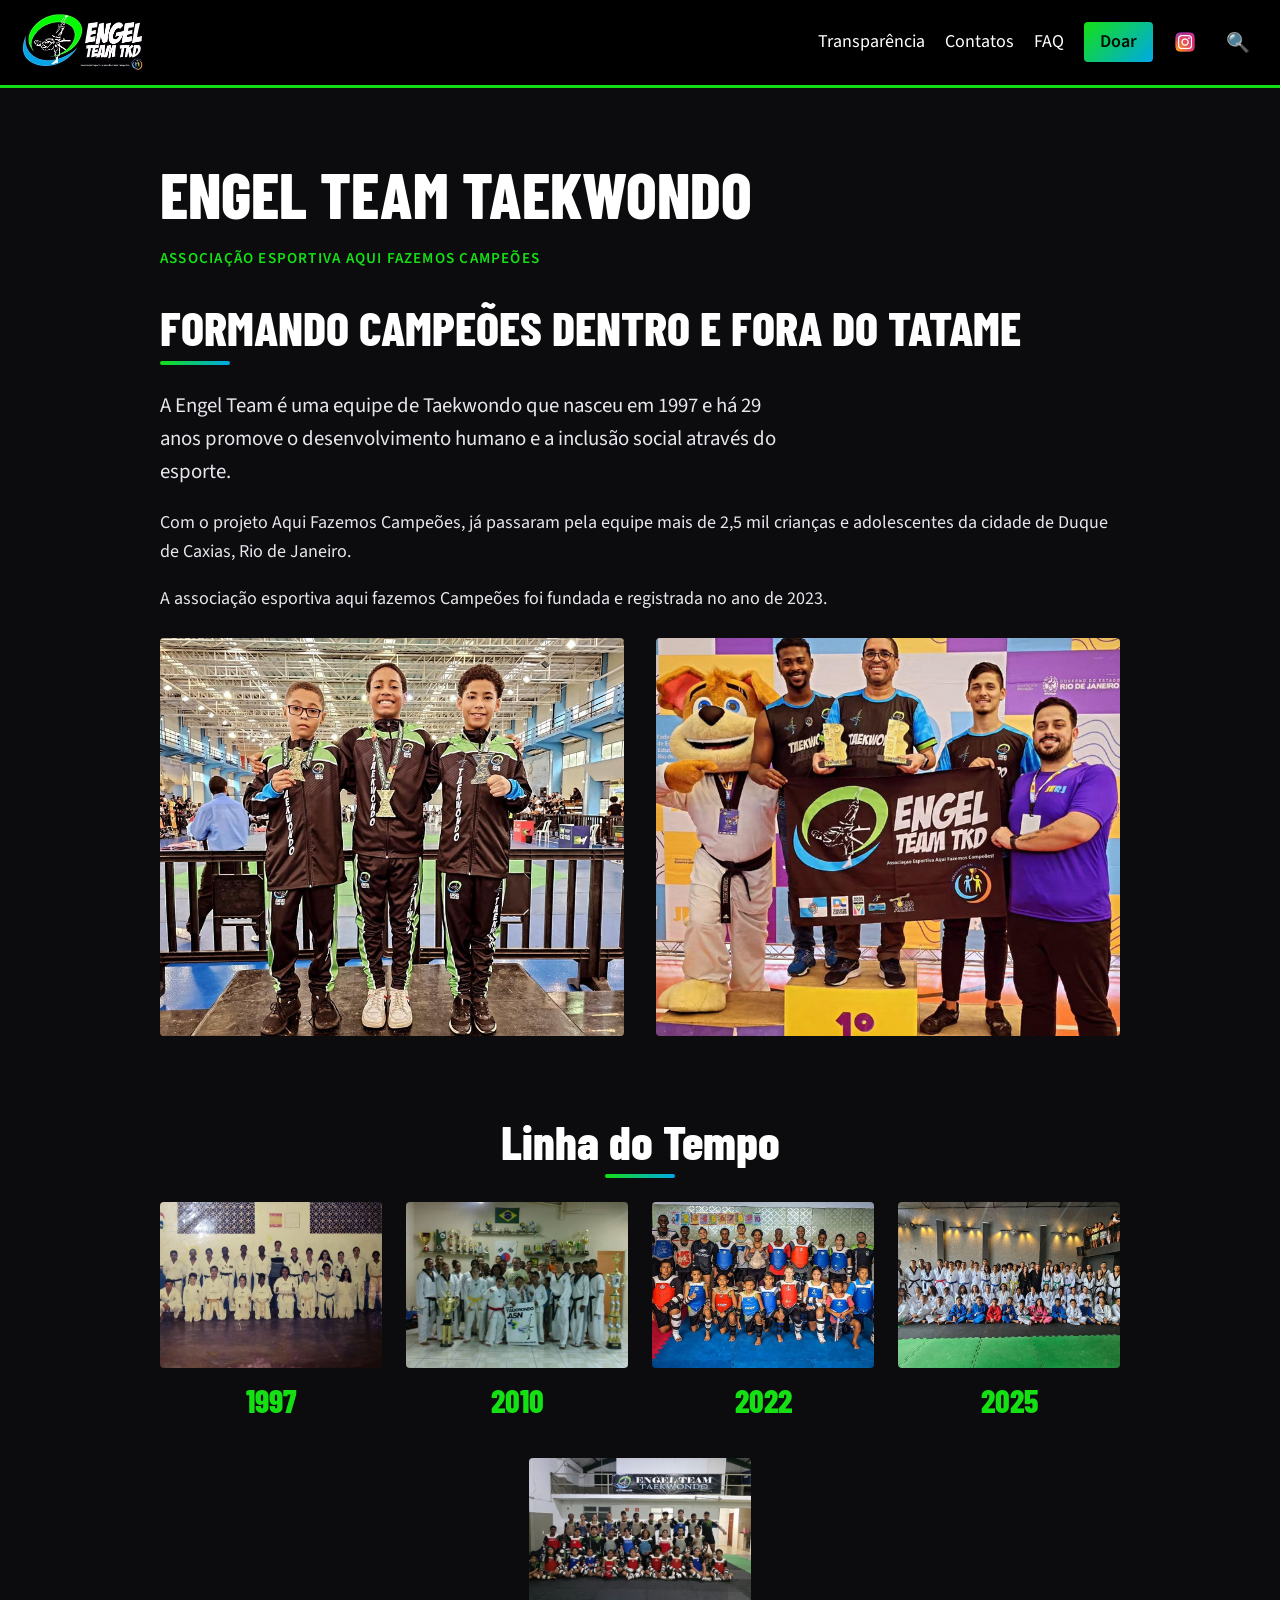
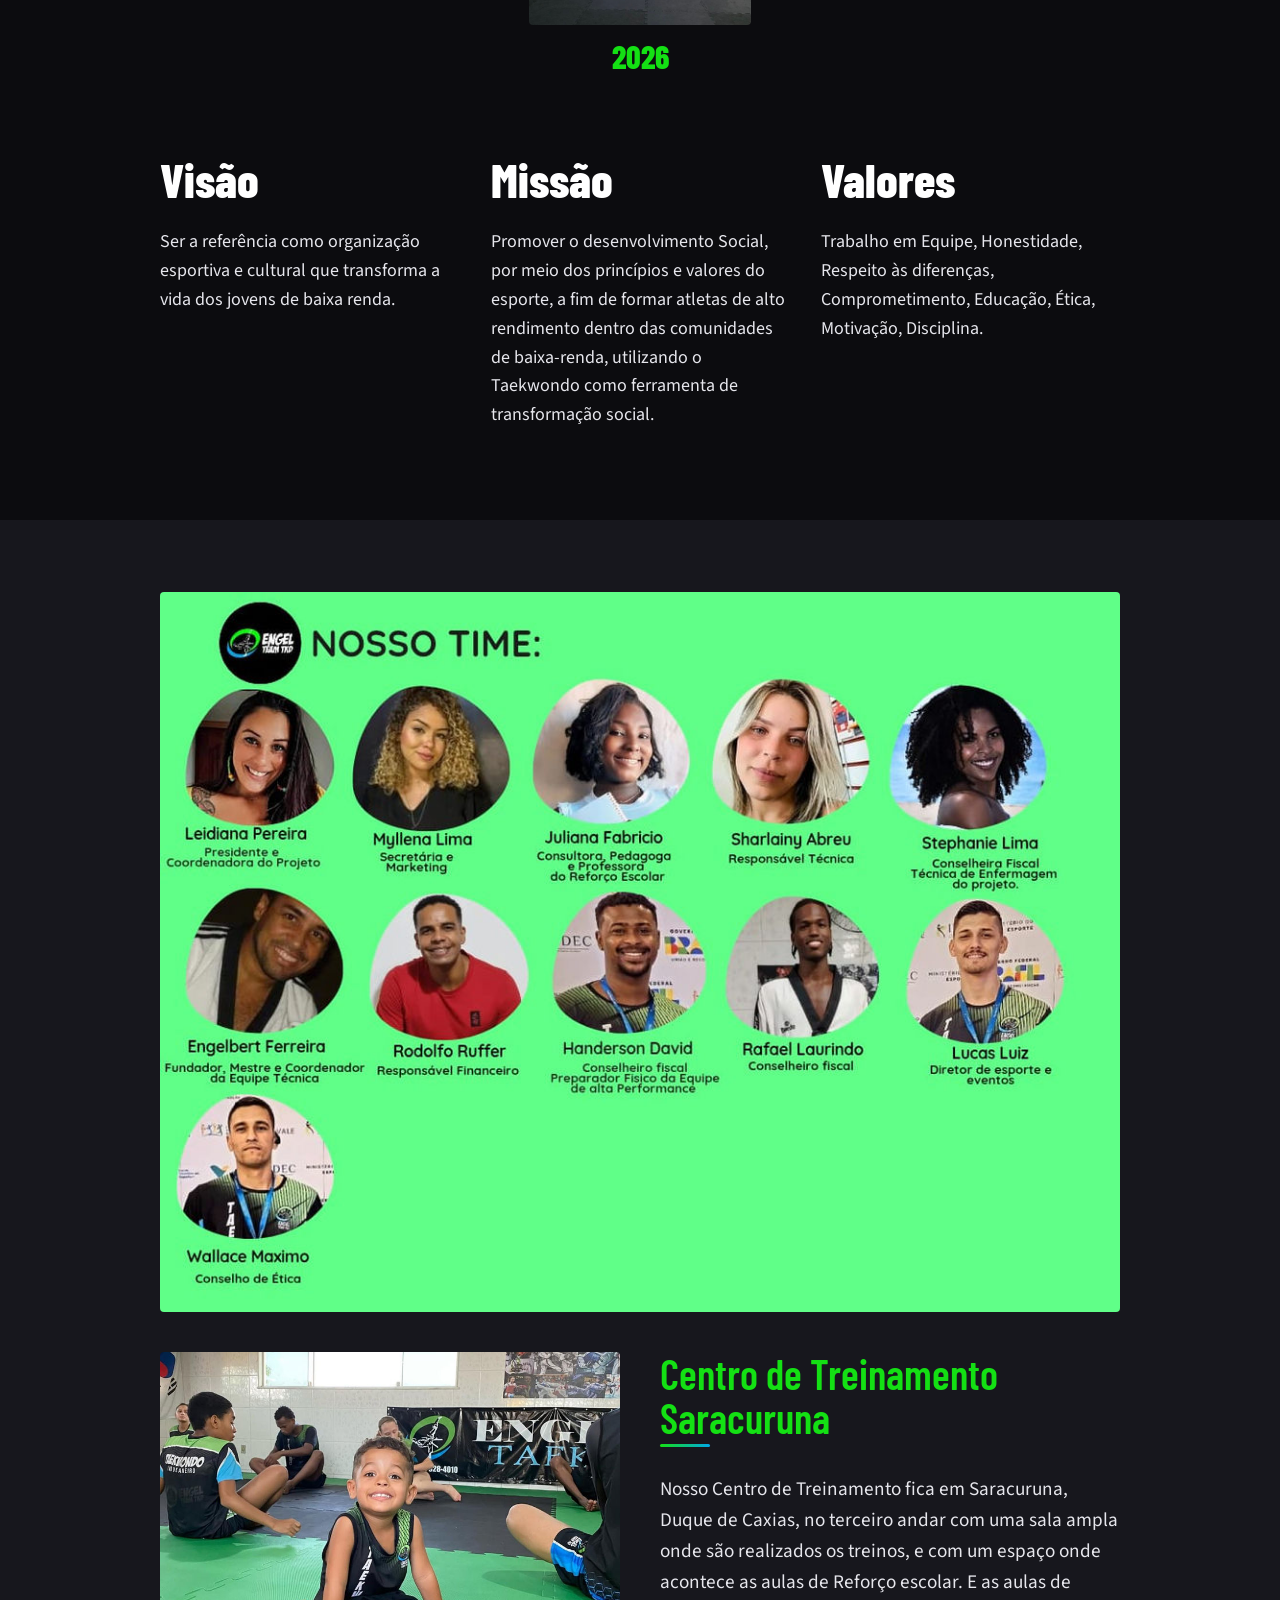
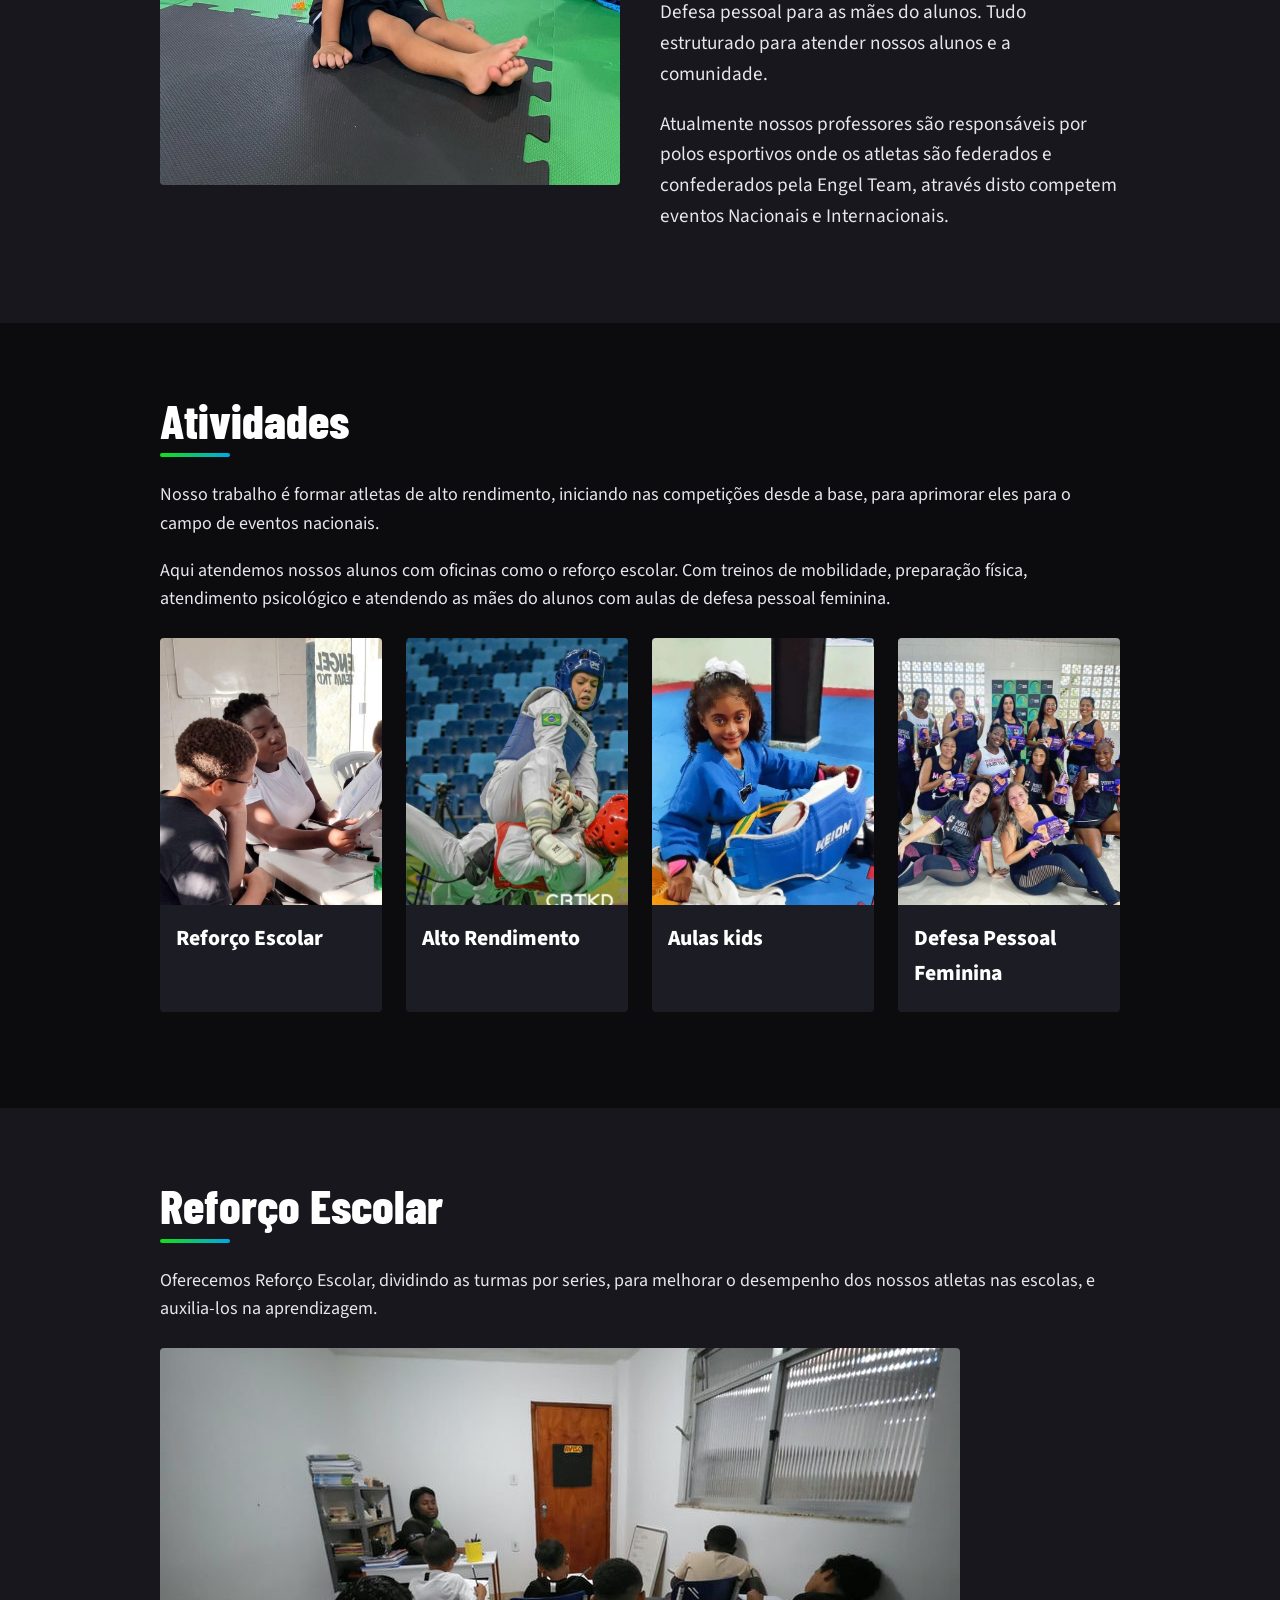
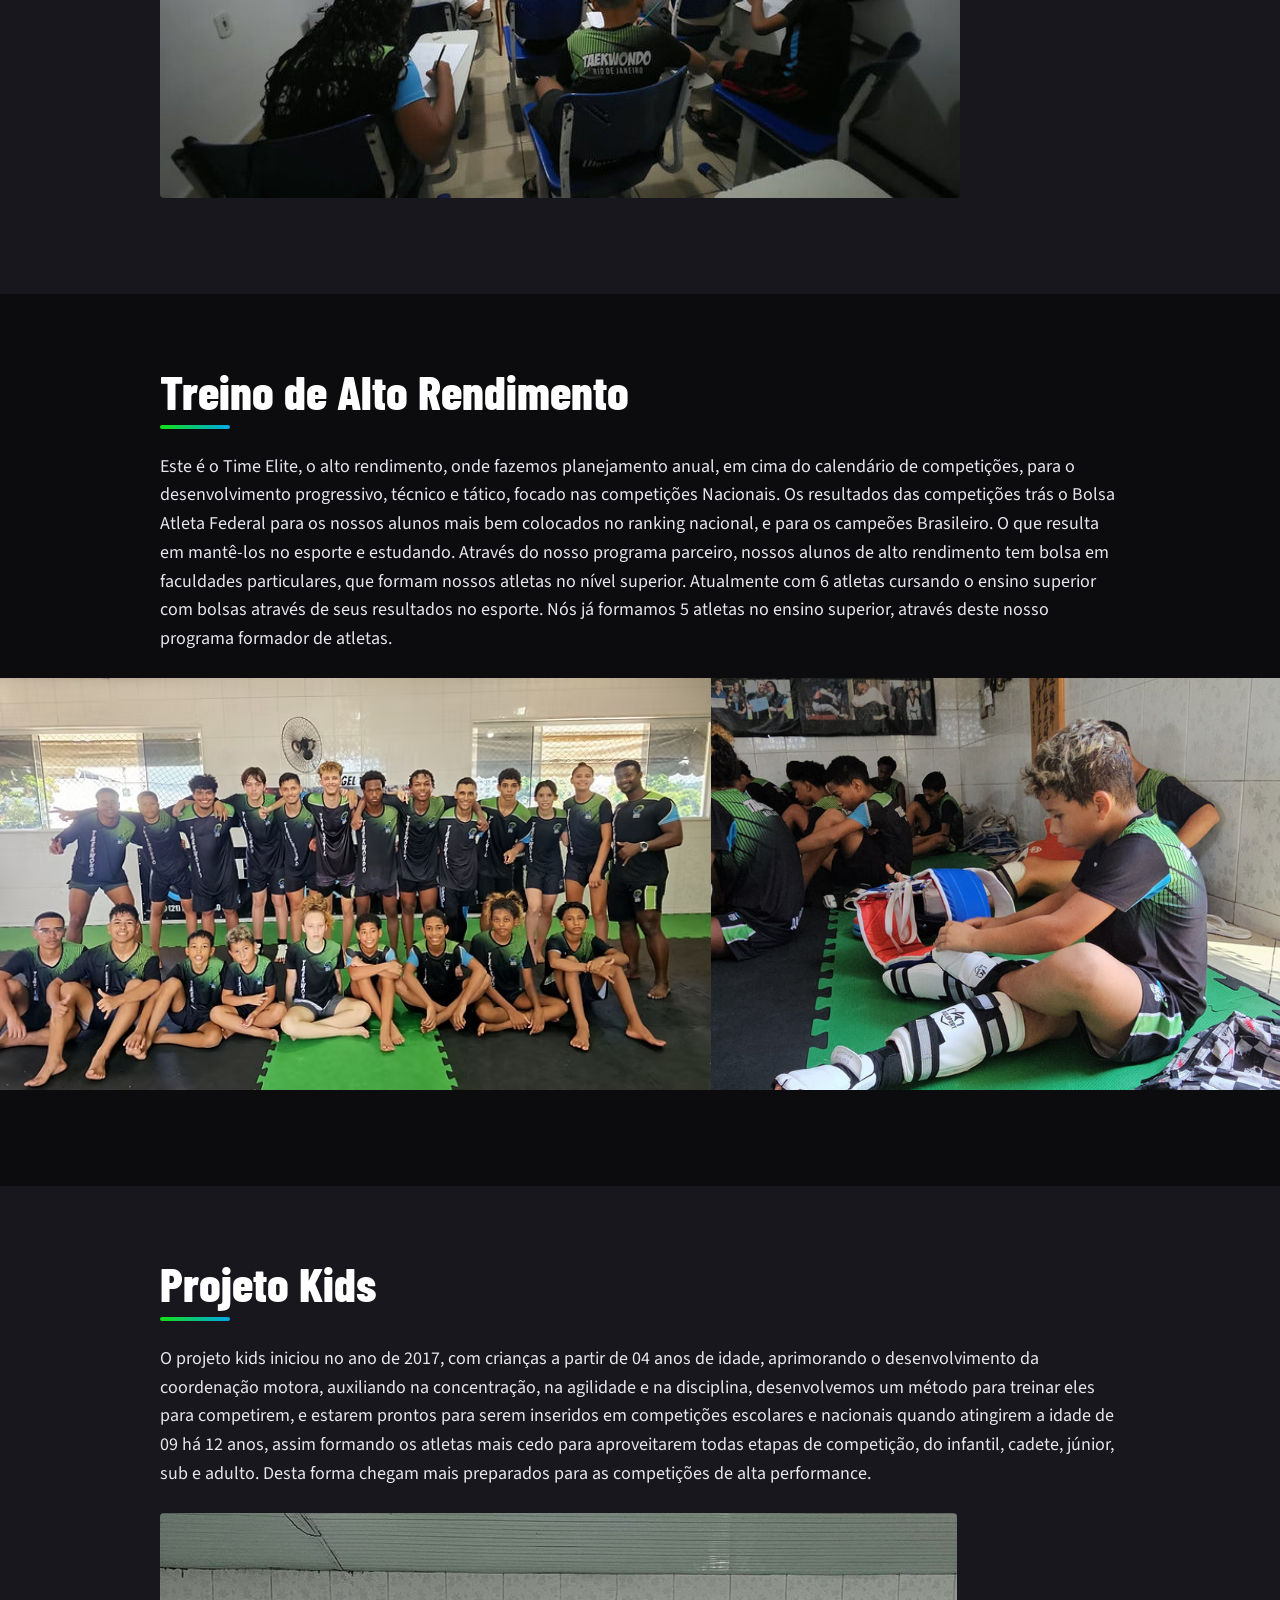
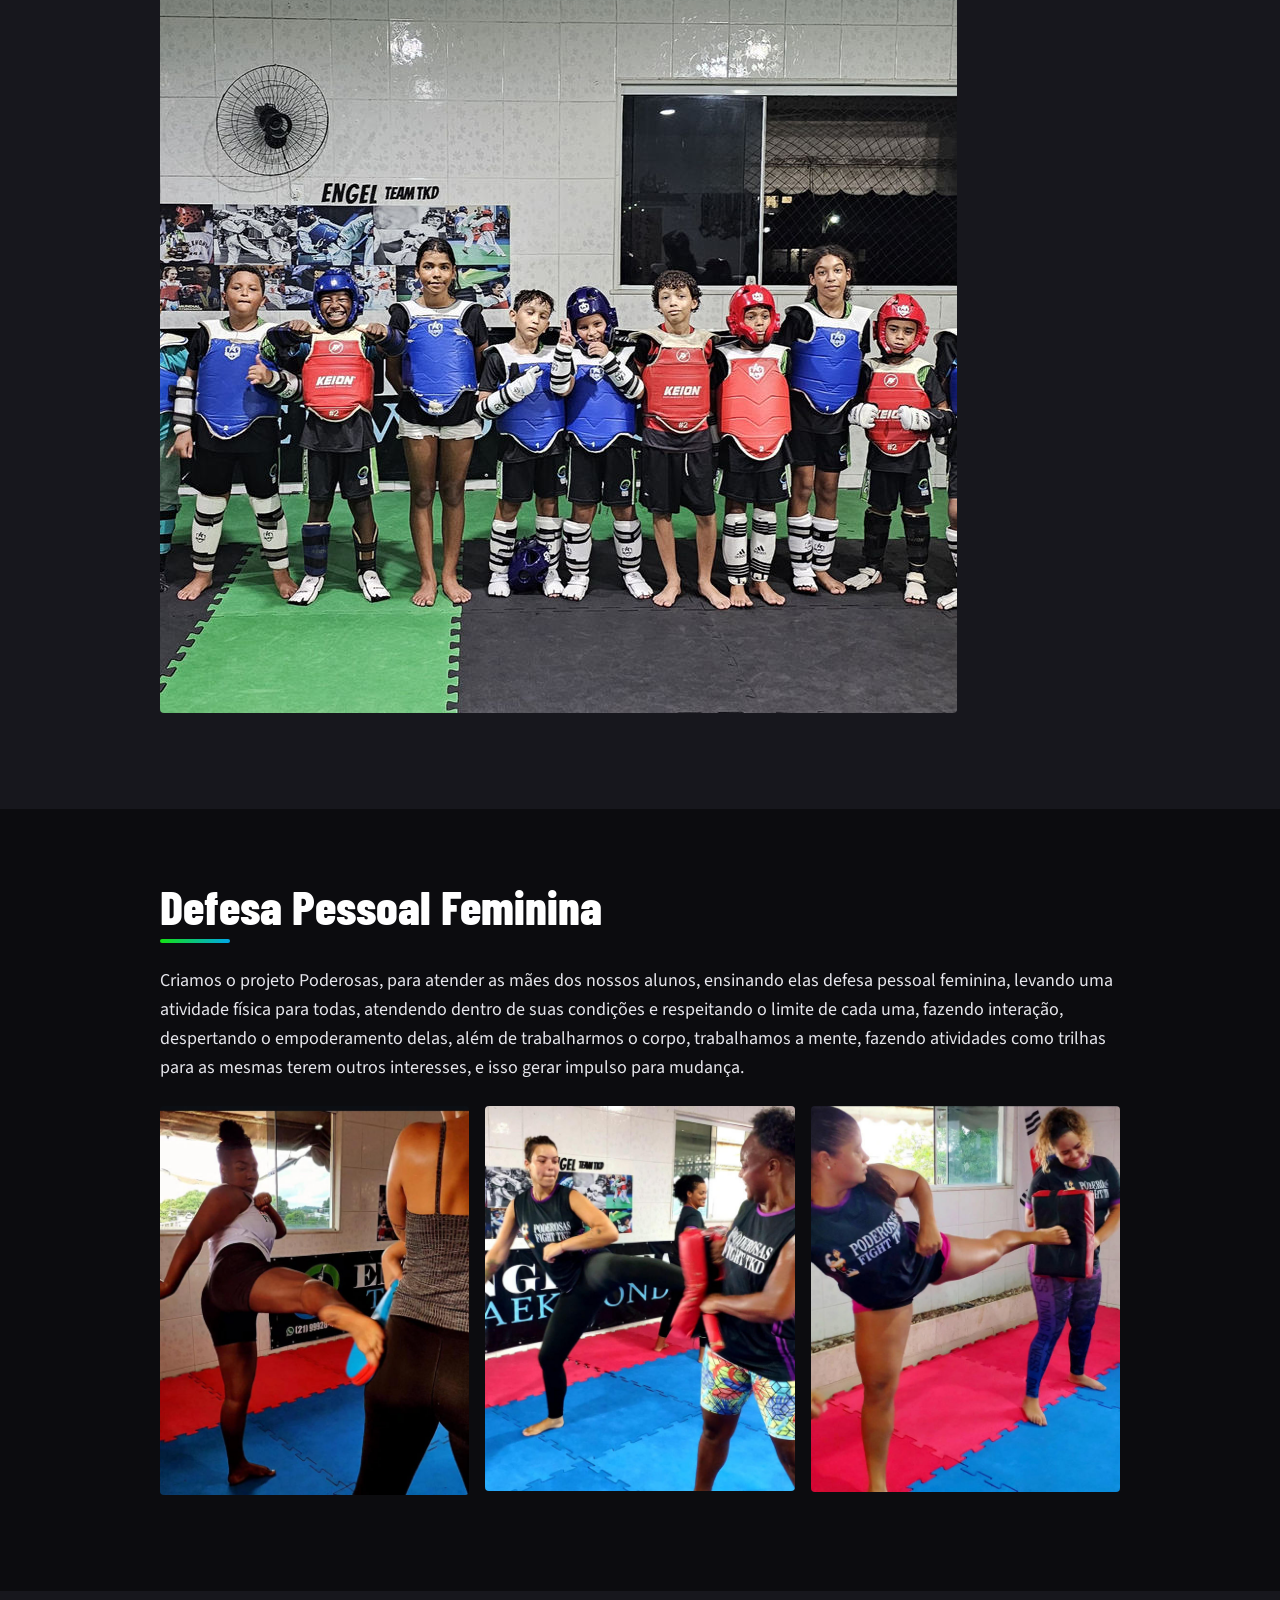
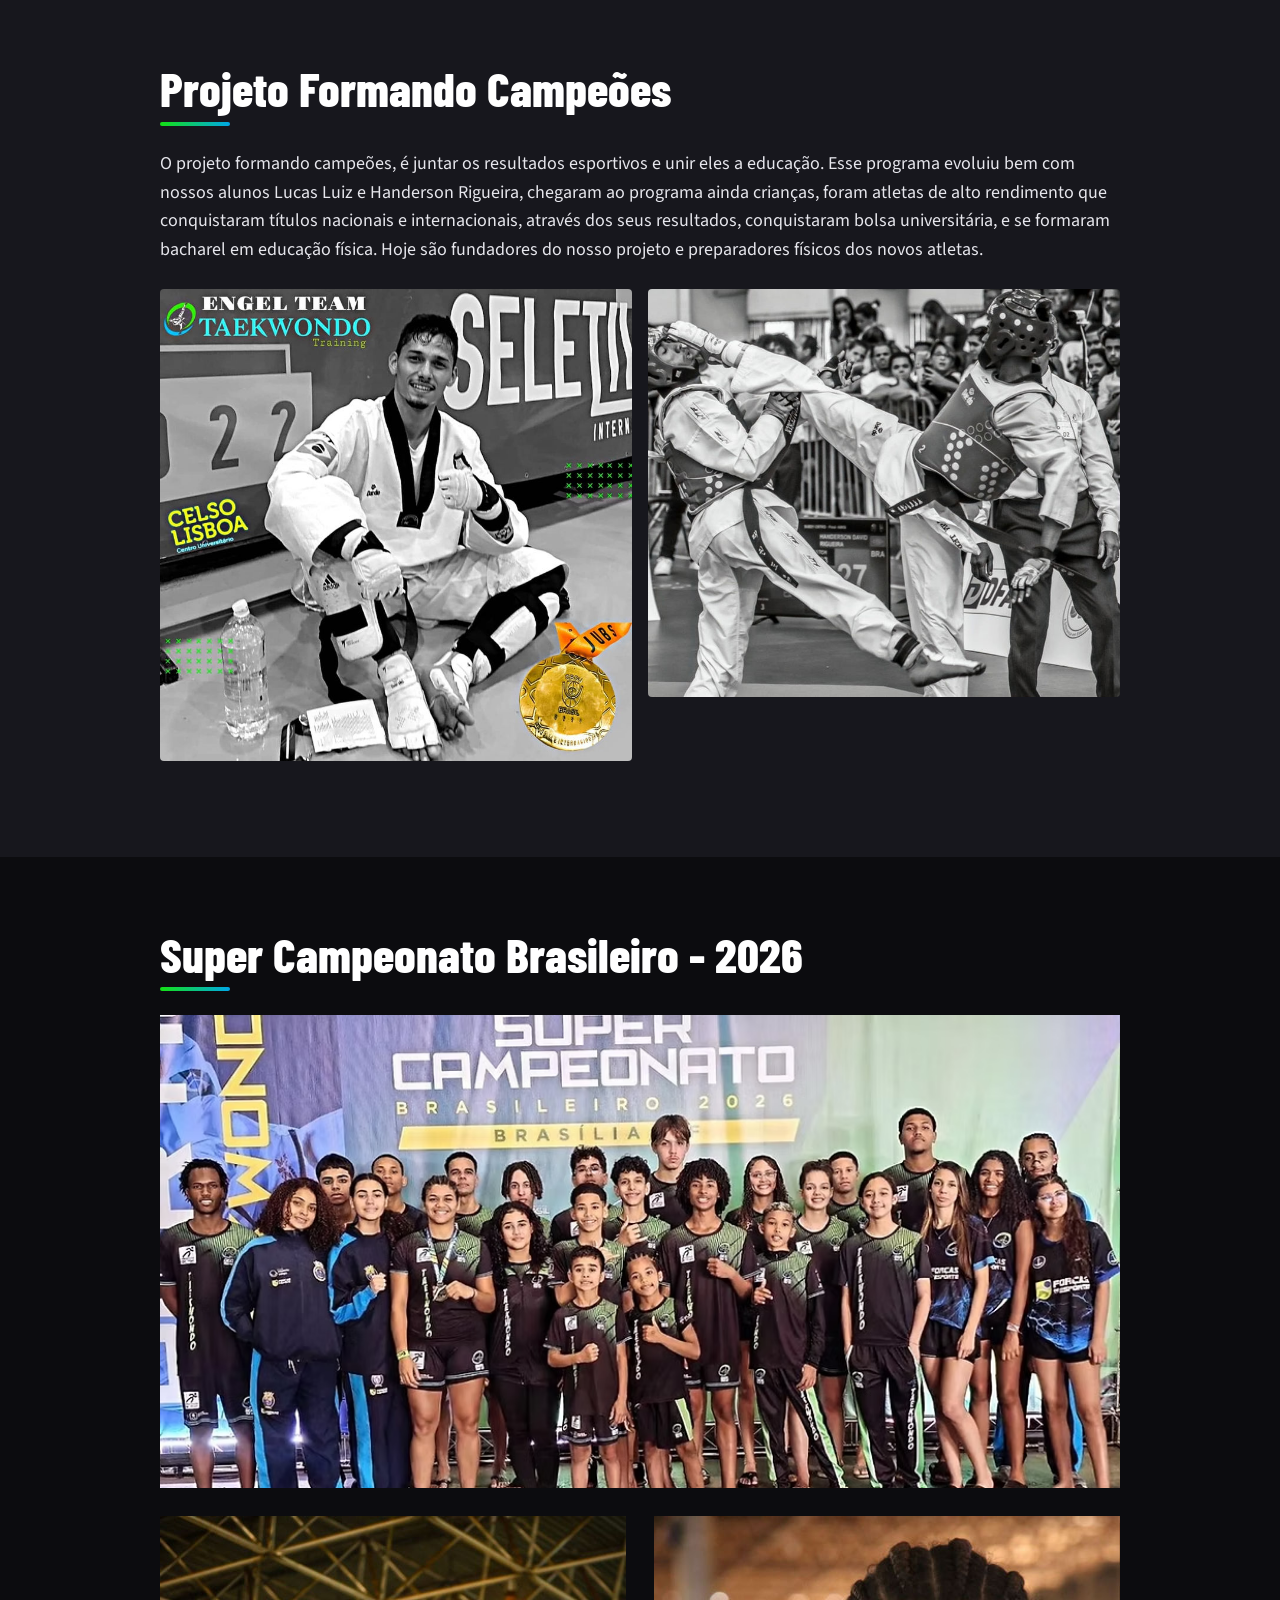
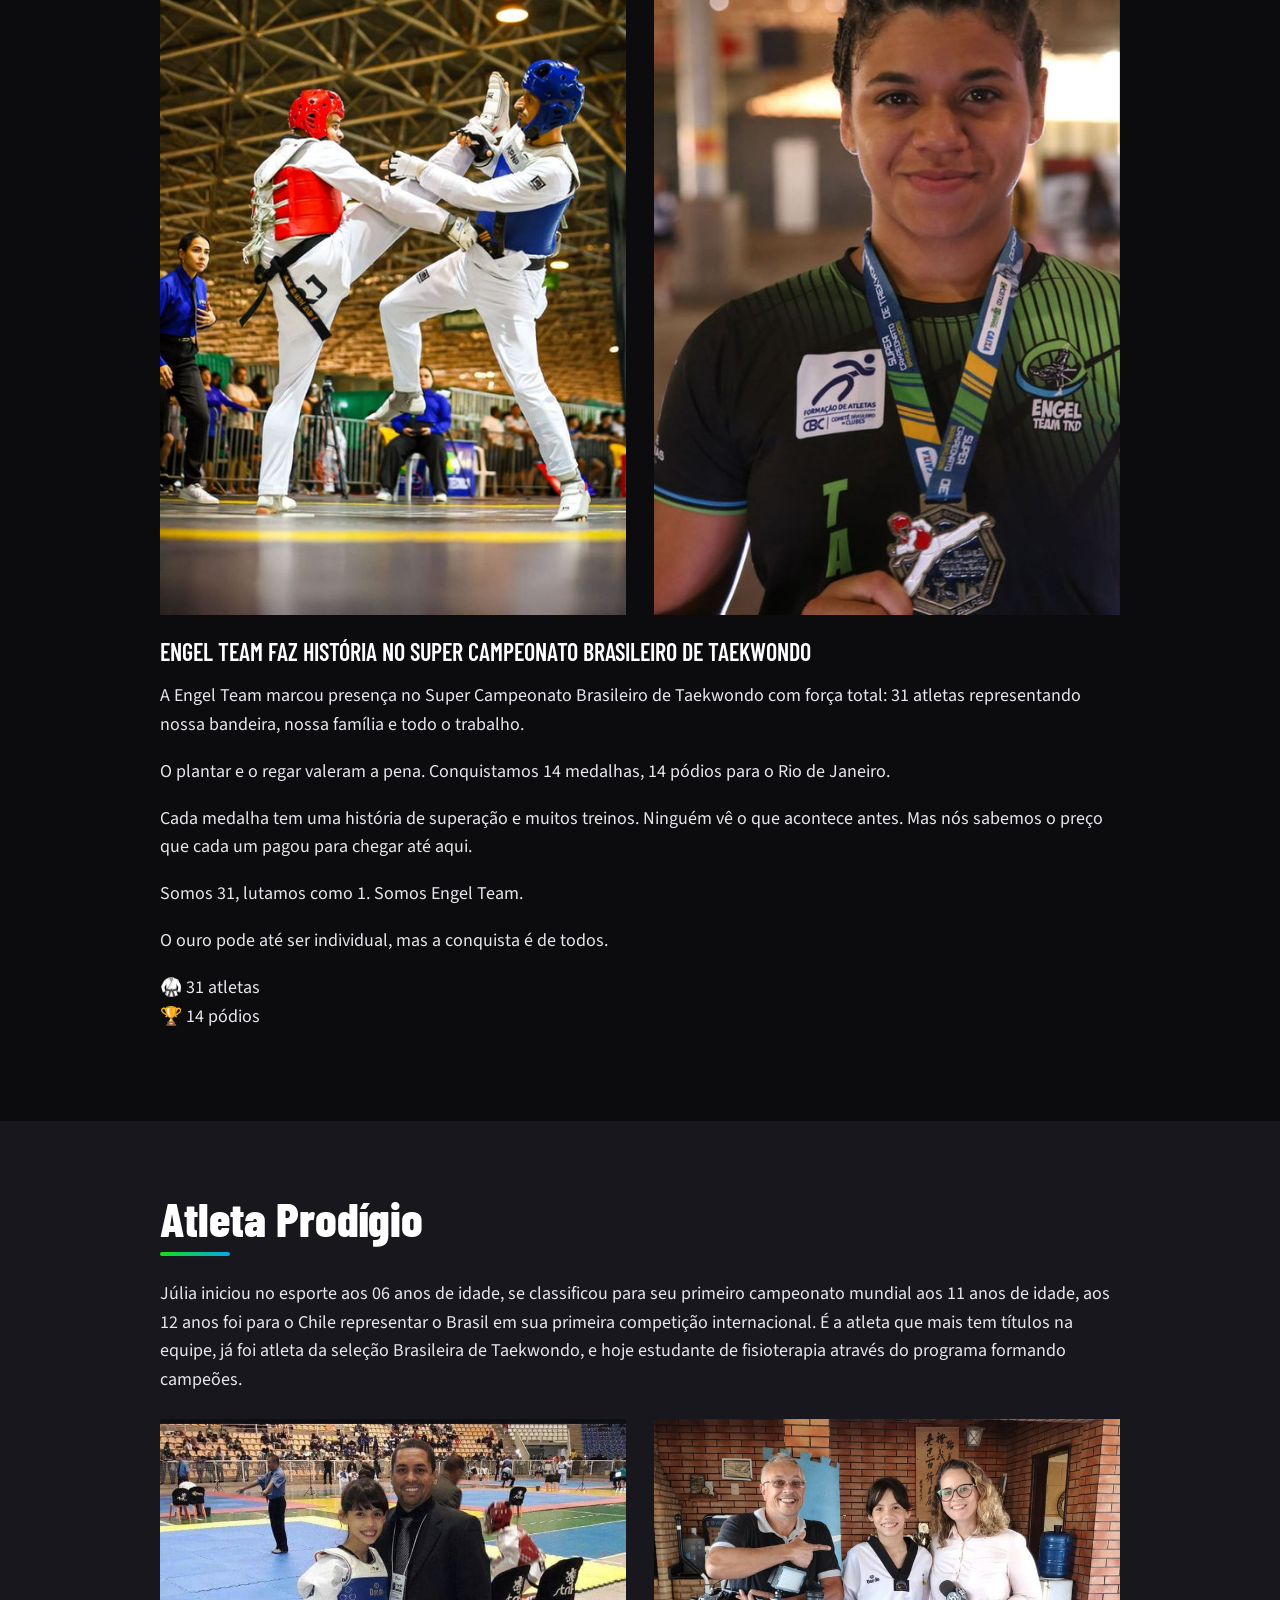
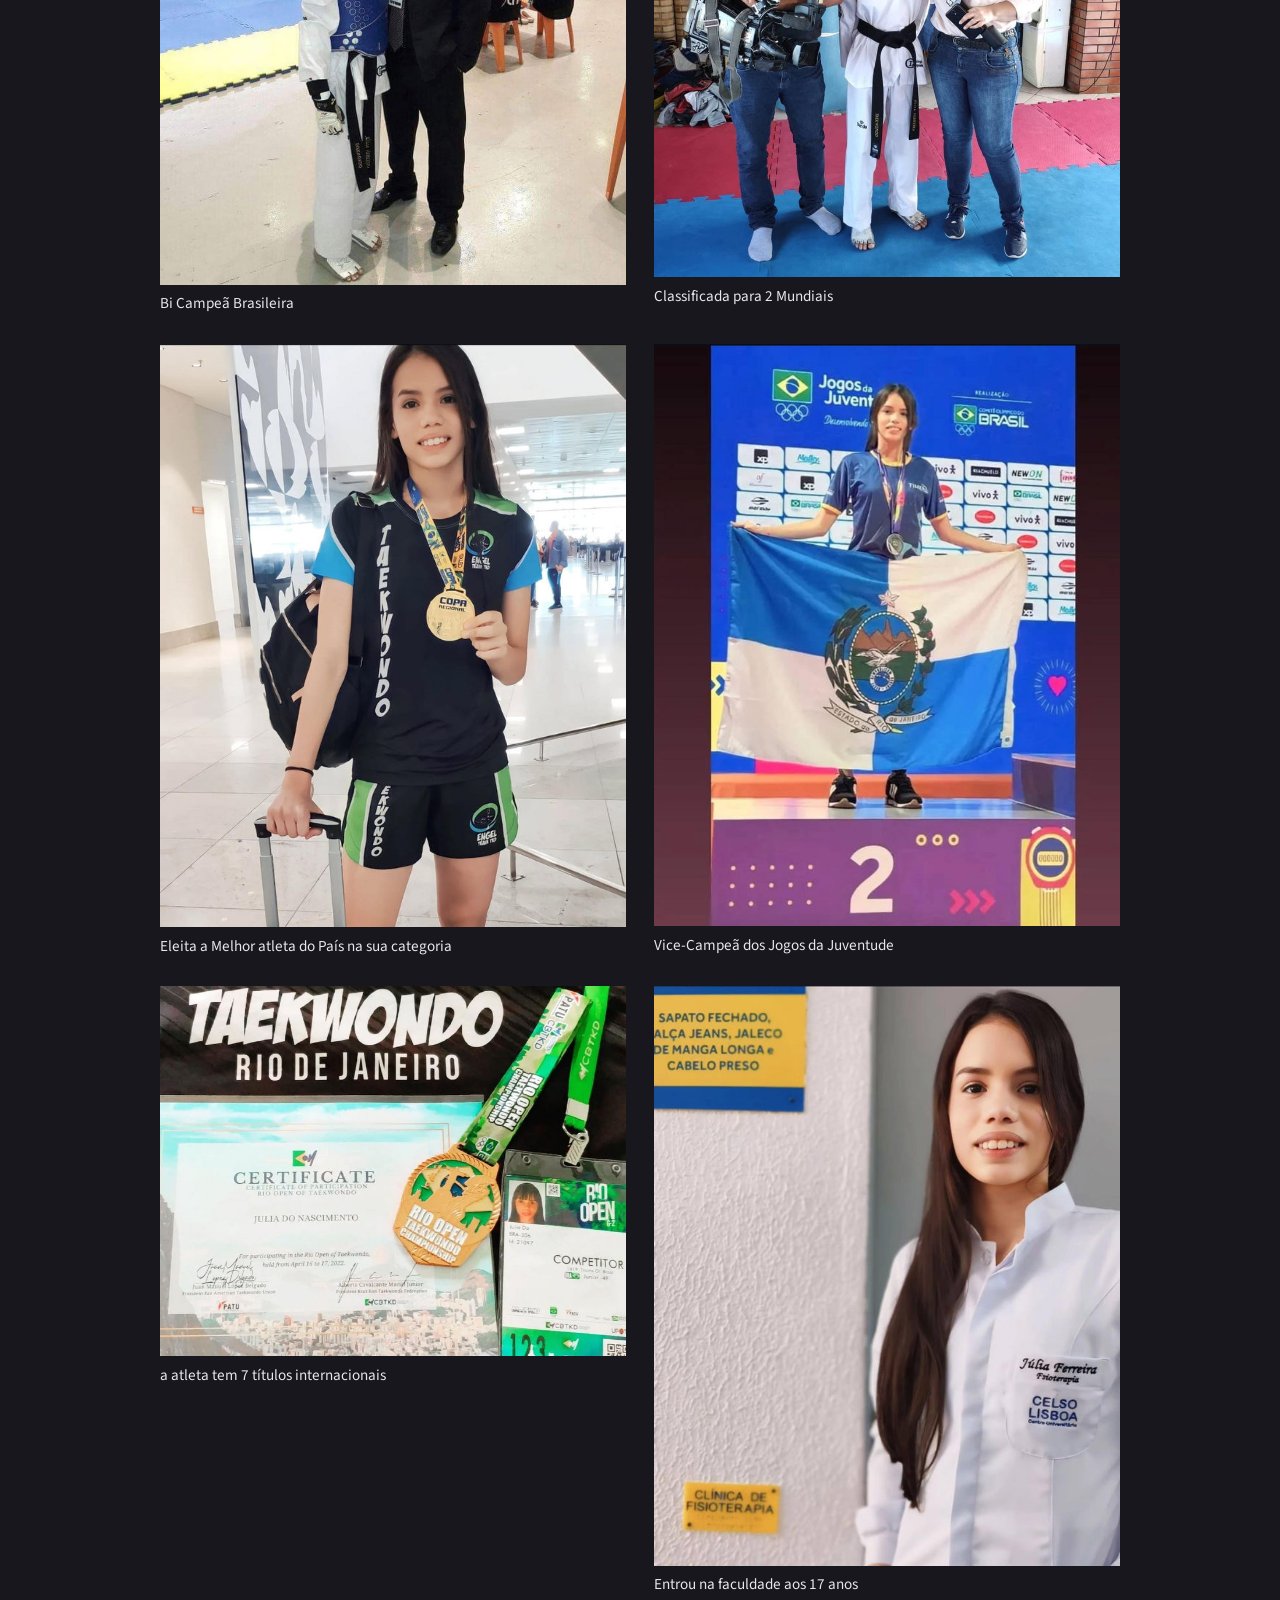
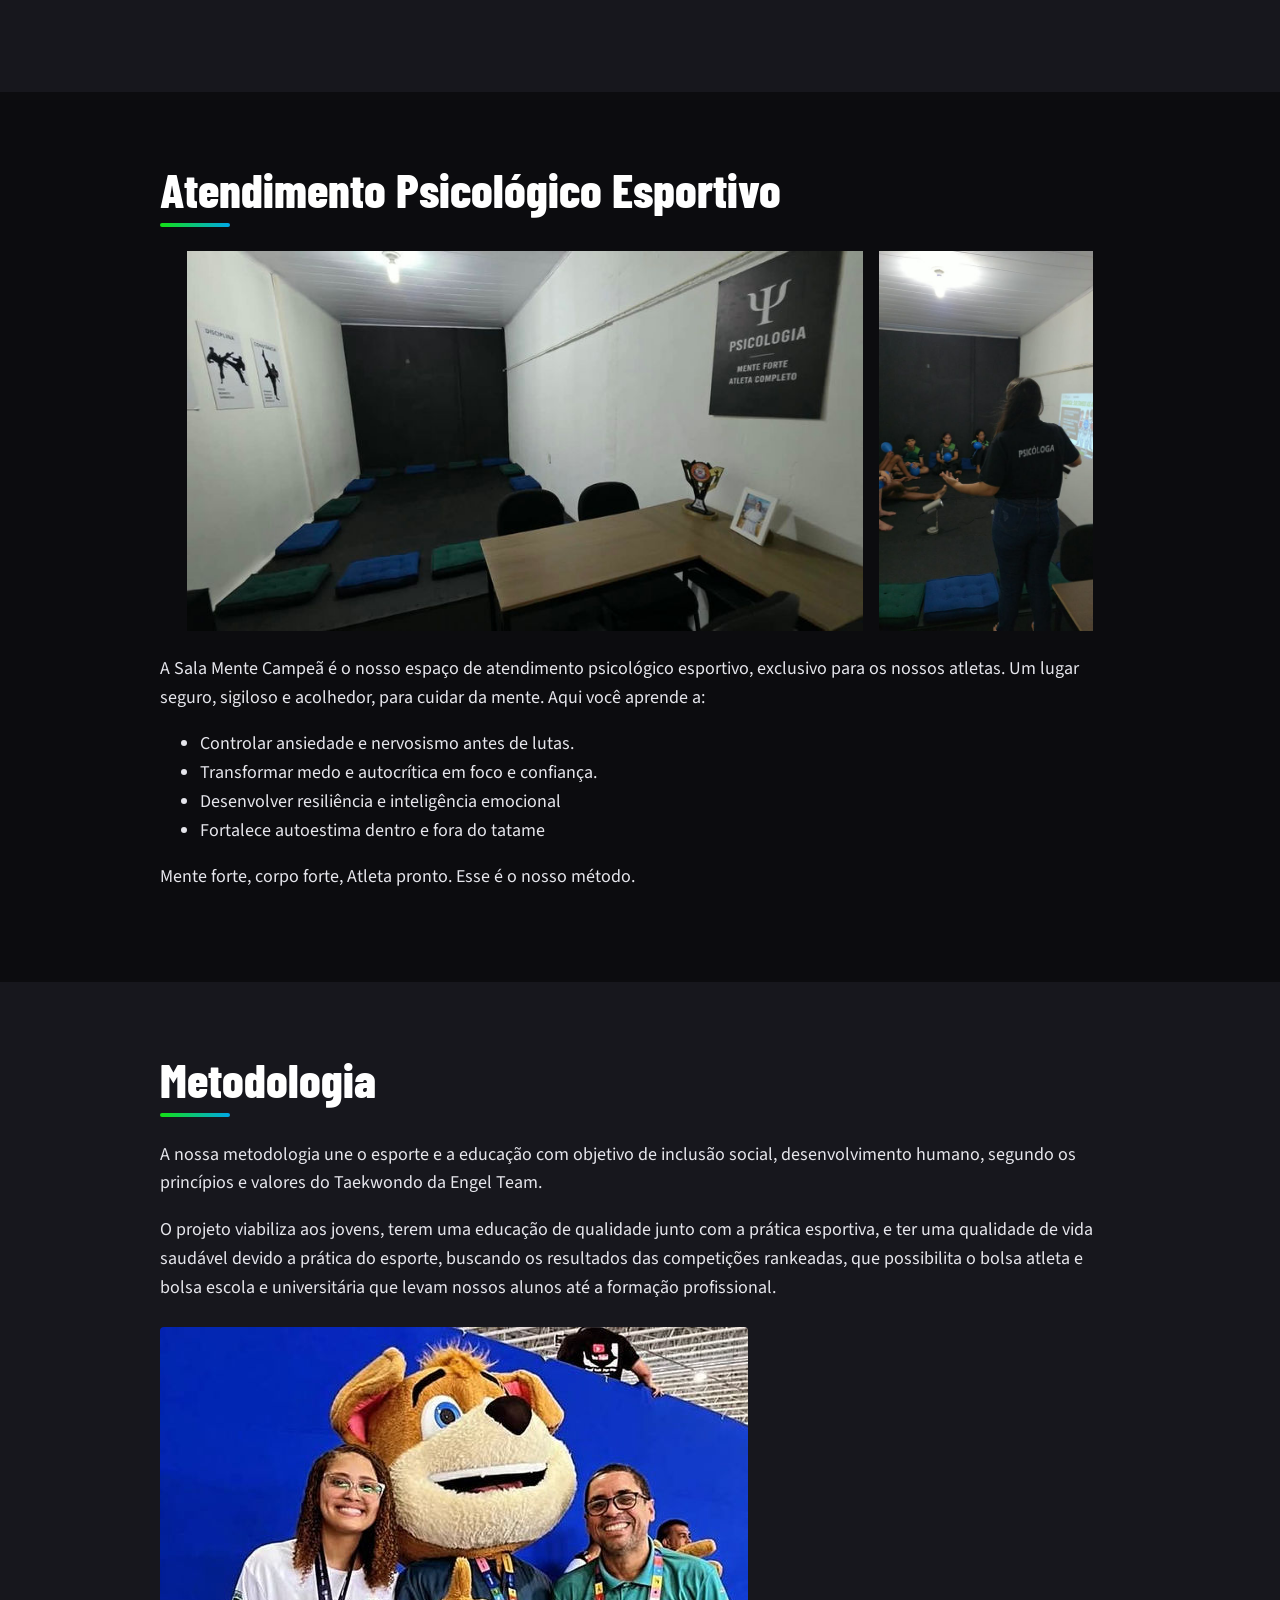
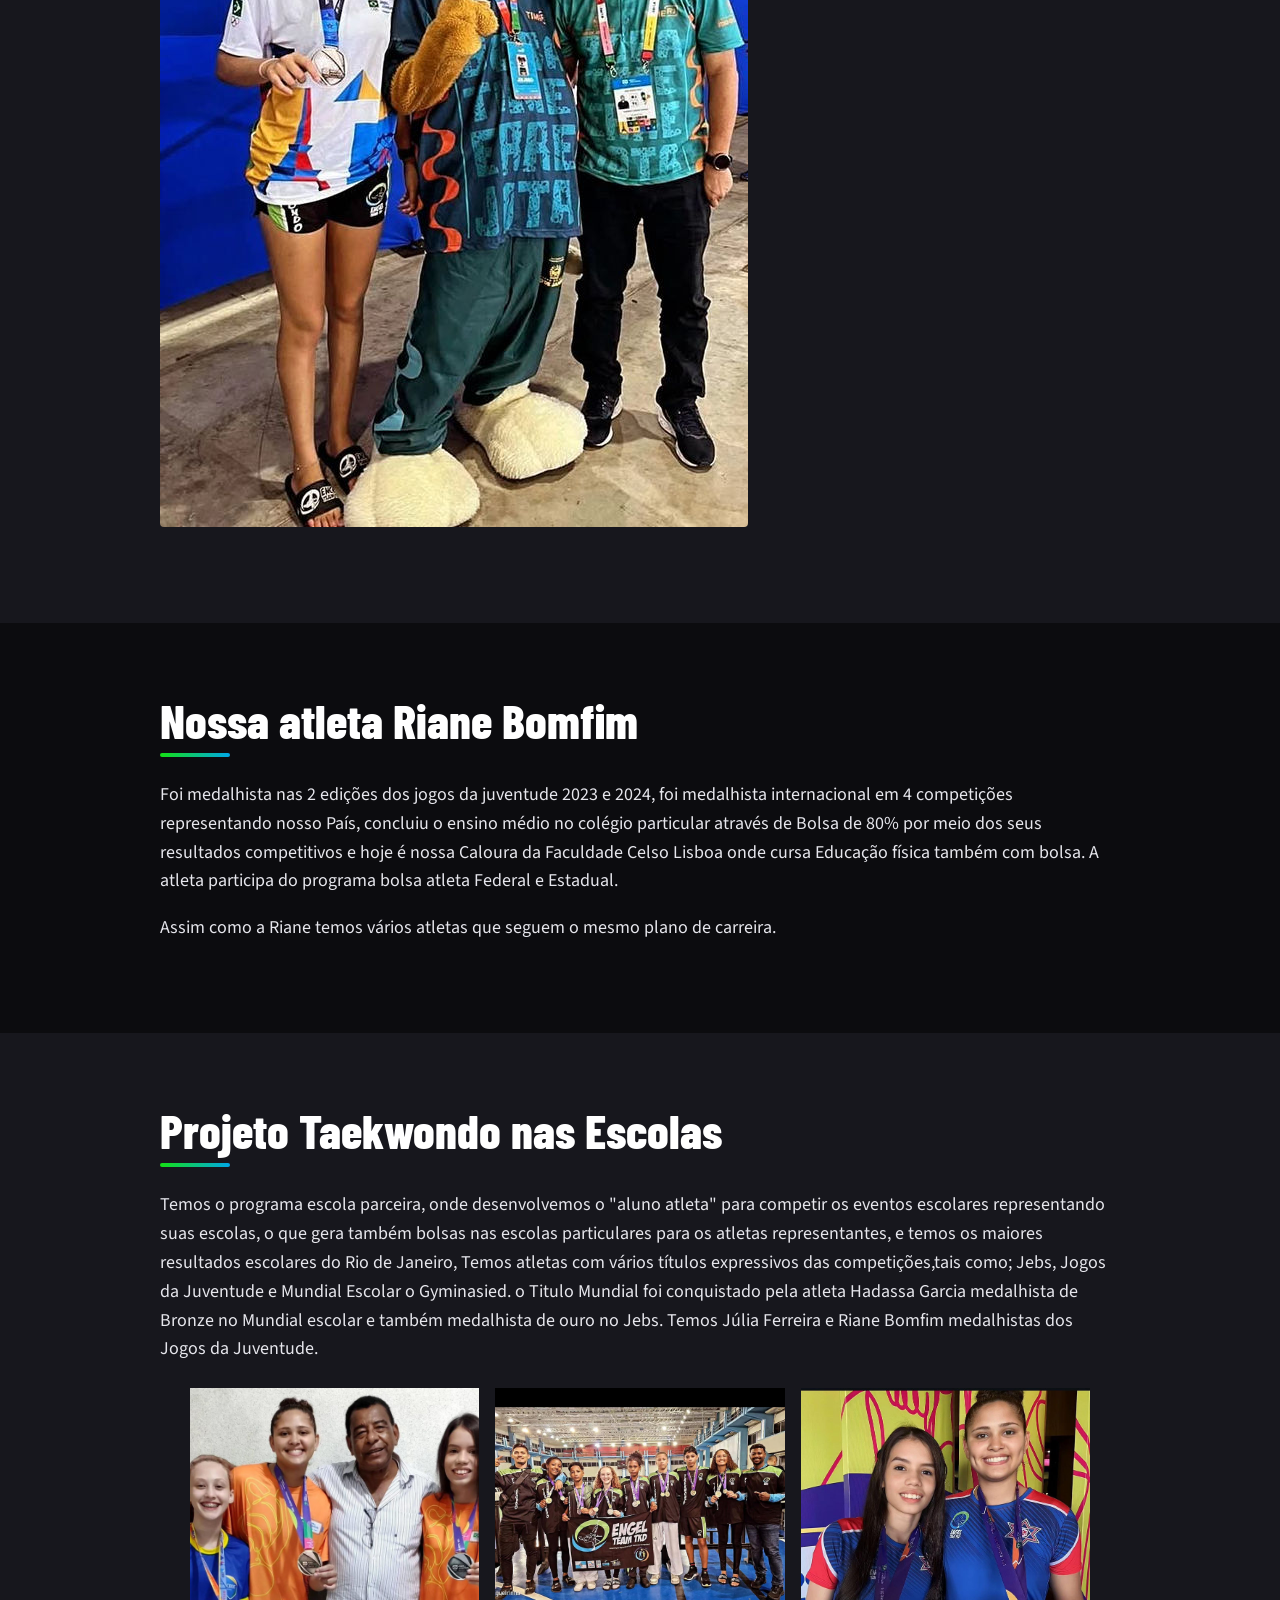
<file: index.html>
<!DOCTYPE html>
<html lang="pt-BR">
<head>
  <meta charset="UTF-8">
  <meta name="viewport" content="width=device-width, initial-scale=1">
  <title>ENGEL TEAM | taekwondo luta artes marciais | Duque de Caxias, RJ</title>
  <meta name="description" content="A Engel Team é uma equipe de Taekwondo que nasceu em 1997 e promove o desenvolvimento humano e a inclusão social através do esporte.">
  <link rel="preconnect" href="https://fonts.googleapis.com">
  <link rel="preconnect" href="https://fonts.gstatic.com" crossorigin>
  <link href="https://fonts.googleapis.com/css2?family=Barlow+Condensed:wght@600;800&family=Source+Sans+3:wght@400;600&display=swap" rel="stylesheet">
  <link rel="stylesheet" href="style.css">
</head>
<body>
  <header class="topo">
    <a class="marca" href="index.html">
      <img src="img/engel-team-logo.png" alt="Engel Team TKD, início" height="52">
    </a>
    <nav aria-label="Menu principal">
      <a href="transparencia.html">Transparência</a>
      <a href="contatos.html">Contatos</a>
      <a href="faq.html">FAQ</a>
      <a class="botao-menu" href="index.html#doacao">Doar</a>
      <a class="insta-logo" href="https://www.instagram.com/engelteamtkd" aria-label="Instagram">
        <img src="img/icon-instagram.png" alt="">
      </a>
      <button class="btn-busca" type="button" aria-label="Abrir busca">🔍</button>
    </nav>
  </header>

  <main>
    <section class="secao hero-claro">
      <div class="conteudo">
        <h1 class="titulo-pagina">ENGEL TEAM TAEKWONDO</h1>
        <p class="selo-escuro">Associação Esportiva Aqui Fazemos Campeões</p>
        <h2>FORMANDO CAMPEÕES DENTRO E FORA DO TATAME</h2>
        <p class="lead">A Engel Team é uma equipe de Taekwondo que nasceu em 1997 e há 29 anos promove o desenvolvimento humano e a inclusão social através do esporte.</p>
        <p>Com o projeto Aqui Fazemos Campeões, já passaram pela equipe mais de 2,5 mil crianças e adolescentes da cidade de Duque de Caxias, Rio de Janeiro.</p>
        <p>A associação esportiva aqui fazemos Campeões foi fundada e registrada no ano de 2023.</p>
        <div class="galeria">
          <img src="img/70e16b_89e3d22ebd3241339a47f81867031926.jpg" alt="Pódio infantil do Estadual" loading="lazy">
          <img src="img/70e16b_e7189631283d4c4182e83e1e03b559c2.jpg" alt="Pódio do Escolar" loading="lazy">
        </div>
      </div>
    </section>
    <section class="secao">
      <div class="conteudo">
        <h2>Linha do Tempo</h2>
        <div class="galeria linha-tempo">
          <figure>
            <img src="img/70e16b_f1798c75b30b47ba98c2eaad3e8a7398.jpg" alt="1997" loading="lazy">
            <figcaption>1997</figcaption>
          </figure>
          <figure>
            <img src="img/70e16b_b6e852e3e20046248dc06d058a48fb5c.jpg" alt="2010" loading="lazy">
            <figcaption>2010</figcaption>
          </figure>
          <figure>
            <img src="img/70e16b_4ed583923a64478b9a6bc59b8ff467e6.jpg" alt="2022" loading="lazy">
            <figcaption>2022</figcaption>
          </figure>
          <figure>
            <img src="img/70e16b_91f1302c31e741e79607c43b069a99f1.jpg" alt="2025" loading="lazy">
            <figcaption>2025</figcaption>
          </figure>
          <figure>
            <img src="img/70e16b_9960b165f55b4bdebaffa2983fa89079.jpeg" alt="2026" loading="lazy">
            <figcaption>2026</figcaption>
          </figure>
        </div>
      </div>
    </section>

    <section class="secao">
      <div class="conteudo">
        <div class="colunas">
          <div>
            <h2>Visão</h2>
            <p>Ser a referência como organização esportiva e cultural que transforma a vida dos jovens de baixa renda.</p>
          </div>
          <div>
            <h2>Missão</h2>
            <p>Promover o desenvolvimento Social, por meio dos princípios e valores do esporte, a fim de formar atletas de alto rendimento dentro das comunidades de baixa-renda, utilizando o Taekwondo como ferramenta de transformação social.</p>
          </div>
          <div>
            <h2>Valores</h2>
            <p>Trabalho em Equipe, Honestidade, Respeito às diferenças, Comprometimento, Educação, Ética, Motivação, Disciplina.</p>
          </div>
        </div>
      </div>
    </section>

    <section class="secao fundo-claro">
      <div class="conteudo">
        <img class="foto-grande" src="img/70e16b_842d6770bc29423e84b1d9c32671016f.jpg" alt="Nosso Time" loading="lazy">
        <div class="foto-texto">
          <img src="img/70e16b_ed8f7b5345fb46b08d2503ac382371aa.jpg" alt="Atleta da turma Kids Gael" loading="lazy">
          <div>
            <h3>Centro de Treinamento Saracuruna</h3>
            <p>Nosso Centro de Treinamento fica em Saracuruna, Duque de Caxias, no terceiro andar com uma sala ampla onde são realizados os treinos, e com um espaço onde acontece as aulas de Reforço escolar. E as aulas de Defesa pessoal para as mães do alunos. Tudo estruturado para atender nossos alunos e a comunidade.</p>
            <p>Atualmente nossos professores são responsáveis por polos esportivos onde os atletas são federados e confederados pela Engel Team, através disto competem eventos Nacionais e Internacionais.</p>
          </div>
        </div>
      </div>
    </section>

    <section class="secao">
      <div class="conteudo">
        <h2>Atividades</h2>
        <p>Nosso trabalho é formar atletas de alto rendimento, iniciando nas competições desde a base, para aprimorar eles para o campo de eventos nacionais.</p>
        <p>Aqui atendemos nossos alunos com oficinas como o reforço escolar. Com treinos de mobilidade, preparação física, atendimento psicológico e atendendo as mães do alunos com aulas de defesa pessoal feminina.</p>
        <div class="galeria cartoes">
          <figure>
            <img src="img/70e16b_b768b9254b6a4086a1ed682536248603.jpg" alt="Reforço Escolar" loading="lazy">
            <figcaption>Reforço Escolar</figcaption>
          </figure>
          <figure>
            <img src="img/70e16b_3a0f9dedcd7d449b94e63e373808fbae.jpg" alt="Alto Rendimento" loading="lazy">
            <figcaption>Alto Rendimento</figcaption>
          </figure>
          <figure>
            <img src="img/70e16b_3e7726e0c50a4af99df2a357ec26ea18.jpg" alt="Aulas kids" loading="lazy">
            <figcaption>Aulas kids</figcaption>
          </figure>
          <figure>
            <img src="img/70e16b_04e7be8dcc6f4f7893d56dadf1adf257.jpg" alt="Aula das Mulheres" loading="lazy">
            <figcaption>Defesa Pessoal Feminina</figcaption>
          </figure>
        </div>
      </div>
    </section>

    <section class="secao fundo-claro">
      <div class="conteudo">
        <h2>Reforço Escolar</h2>
        <p>Oferecemos Reforço Escolar, dividindo as turmas por series, para melhorar o desempenho dos nossos atletas nas escolas, e auxilia-los na aprendizagem.</p>
        <div class="galeria">
          <img src="img/70e16b_d47d0a0cec7e46ff830420ec11ff4bec.jpeg" alt="Reforço escolar" loading="lazy">
        </div>
      </div>
    </section>

    <section class="secao">
      <div class="conteudo">
        <h2>Treino de Alto Rendimento</h2>
        <p>Este é o Time Elite, o alto rendimento, onde fazemos planejamento anual, em cima do calendário de competições, para o desenvolvimento progressivo, técnico e tático, focado nas competições Nacionais. Os resultados das competições trás o Bolsa Atleta Federal para os nossos alunos mais bem colocados no ranking nacional, e para os campeões Brasileiro. O que resulta em mantê-los no esporte e estudando. Através do nosso programa parceiro, nossos alunos de alto rendimento tem bolsa em faculdades particulares, que formam nossos atletas no nível superior. Atualmente com 6 atletas cursando o ensino superior com bolsas através de seus resultados no esporte. Nós já formamos 5 atletas no ensino superior, através deste nosso programa formador de atletas.</p>
        <div class="galeria faixa-fotos">
          <img src="img/70e16b_c3b89eac196f4dfd9ce9aff2afb39ac5~mv2.jpg" alt="Treino de alto rendimento" loading="lazy">
          <img src="img/70e16b_b28424227afb4078a5b8cd76c2ecdb29.jpg" alt="Atletas botando material de treino" loading="lazy">
        </div>
      </div>
    </section>

    <section class="secao fundo-claro">
      <div class="conteudo">
        <h2>Projeto Kids</h2>
        <p>O projeto kids iniciou no ano de 2017, com crianças a partir de 04 anos de idade, aprimorando o desenvolvimento da coordenação motora, auxiliando na concentração, na agilidade e na disciplina, desenvolvemos um método para treinar eles para competirem, e estarem prontos para serem inseridos em competições escolares e nacionais quando atingirem a idade de 09 há 12 anos, assim formando os atletas mais cedo para aproveitarem todas etapas de competição, do infantil, cadete, júnior, sub e adulto. Desta forma chegam mais preparados para as competições de alta performance.</p>
        <div class="galeria">
          <img src="img/70e16b_0764d8ac21de47a9935b30c28ef42e8c.jpg" alt="Equipe Kids" loading="lazy">
        </div>
      </div>
    </section>

    <section class="secao">
      <div class="conteudo">
        <h2>Defesa Pessoal Feminina</h2>
        <p>Criamos o projeto Poderosas, para atender as mães dos nossos alunos, ensinando elas defesa pessoal feminina, levando uma atividade física para todas, atendendo dentro de suas condições e respeitando o limite de cada uma, fazendo interação, despertando o empoderamento delas, além de trabalharmos o corpo, trabalhamos a mente, fazendo atividades como trilhas para as mesmas terem outros interesses, e isso gerar impulso para mudança.</p>
        <div class="galeria">
          <img src="img/70e16b_c82ee741bb964f1884f8aede312d1fb7.jpg" alt="Atleta feminina Juliana" loading="lazy">
          <img src="img/70e16b_3002c46b6fca4cc39074b90096b1329f.jpg" alt="Atleta feminina Sharlainy" loading="lazy">
          <img src="img/70e16b_b966f4d9a4864b95a3a66655ee1fce27.jpg" alt="Atleta feminina Regiane" loading="lazy">
        </div>
      </div>
    </section>

    <section class="secao fundo-claro">
      <div class="conteudo">
        <h2>Projeto Formando Campeões</h2>
        <p>O projeto formando campeões, é juntar os resultados esportivos e unir eles a educação. Esse programa evoluiu bem com nossos alunos Lucas Luiz e Handerson Rigueira, chegaram ao programa ainda crianças, foram atletas de alto rendimento que conquistaram títulos nacionais e internacionais, através dos seus resultados, conquistaram bolsa universitária, e se formaram bacharel em educação física. Hoje são fundadores do nosso projeto e preparadores físicos dos novos atletas.</p>
        <div class="galeria lucas-rigueira">
          <img src="img/70e16b_38cf7188cffe4cdb9cf15f18654c9fcd.jpg" alt="Atleta Lucas" loading="lazy">
          <img src="img/70e16b_6d7fd47fa3f44c188189b76b433aead2.jpg" alt="Atleta Rigueira" loading="lazy">
        </div>
      </div>
    </section>

    <section class="secao">
      <div class="conteudo">
        <h2>Super Campeonato Brasileiro - 2026</h2>
        <div class="galeria mosaico">
          <img src="img/3b8c32f0-f98e-4eb2-86b5-08c53773cf6c.jpg" alt="Super Campeonato Brasileiro" loading="lazy">
          <img src="img/70e16b_38cafb57120e4b83970e87924931809b.jpg" alt="Atletas" loading="lazy">
          <img src="img/70e16b_9dd83371f0f145eeb610607635adb774.jpg" alt="Atletas" loading="lazy">
        </div>
        <h3>ENGEL TEAM FAZ HISTÓRIA NO SUPER CAMPEONATO BRASILEIRO DE TAEKWONDO</h3>
        <p>A Engel Team marcou presença no Super Campeonato Brasileiro de Taekwondo com força total: 31 atletas representando nossa bandeira, nossa família e todo o trabalho.</p>
        <p>O plantar e o regar valeram a pena. Conquistamos 14 medalhas, 14 pódios para o Rio de Janeiro.</p>
        <p>Cada medalha tem uma história de superação e muitos treinos. Ninguém vê o que acontece antes. Mas nós sabemos o preço que cada um pagou para chegar até aqui.</p>
        <p>Somos 31, lutamos como 1. Somos Engel Team.</p>
        <p>O ouro pode até ser individual, mas a conquista é de todos.</p>
        <p>🥋 31 atletas<br>🏆 14 pódios</p>
      </div>
    </section>

    <section class="secao fundo-claro">
      <div class="conteudo">
        <h2>Atleta Prodígio</h2>
        <p>Júlia iniciou no esporte aos 06 anos de idade, se classificou para seu primeiro campeonato mundial aos 11 anos de idade, aos 12 anos foi para o Chile representar o Brasil em sua primeira competição internacional. É a atleta que mais tem títulos na equipe, já foi atleta da seleção Brasileira de Taekwondo, e hoje estudante de fisioterapia através do programa formando campeões.</p>
        <div class="galeria mosaico">
          <figure><img src="img/70e16b_7769e84f03754ac092df1b2557be4651.jpg" alt="Bi Campeã Brasileira" loading="lazy"><figcaption>Bi Campeã Brasileira</figcaption></figure>
          <figure><img src="img/70e16b_aedbacde1135456c9d59194521f8cd23.jpg" alt="Classificada para 2 Mundiais" loading="lazy"><figcaption>Classificada para 2 Mundiais</figcaption></figure>
          <figure><img src="img/70e16b_20774988b0974656a866efd2a19c63a2.jpg" alt="Melhor atleta do País na categoria" loading="lazy"><figcaption>Eleita a Melhor atleta do País na sua categoria</figcaption></figure>
          <figure><img src="img/70e16b_cf8b2c0c0fed456883122159a8c9acd9.jpg" alt="Vice-Campeã dos Jogos da Juventude" loading="lazy"><figcaption>Vice-Campeã dos Jogos da Juventude</figcaption></figure>
          <figure><img src="img/70e16b_eaf07268a2ef4483a203dd9e117f68c3.jpg" alt="7 títulos internacionais" loading="lazy"><figcaption>a atleta tem 7 títulos internacionais</figcaption></figure>
          <figure><img src="img/70e16b_247e3754c2054232b6f7d6044f317ee7.jpg" alt="Entrou na faculdade aos 17 anos" loading="lazy"><figcaption>Entrou na faculdade aos 17 anos</figcaption></figure>
        </div>
      </div>
    </section>

    <section class="secao">
      <div class="conteudo">
        <h2>Atendimento Psicológico Esportivo</h2>
        <div class="galeria par-fotos">
          <img src="img/70e16b_fd9476d886464c818f0354f4fae609a1.jpeg" alt="Sala Mente Campeã" loading="lazy">
          <img src="img/70e16b_2d2989ac8fdf4b67959ec0a4cffdd6c7.jpeg" alt="Sala Mente Campeã" loading="lazy">
        </div>
        <p>A Sala Mente Campeã é o nosso espaço de atendimento psicológico esportivo, exclusivo para os nossos atletas. Um lugar seguro, sigiloso e acolhedor, para cuidar da mente. Aqui você aprende a:</p>
        <ul>
          <li>Controlar ansiedade e nervosismo antes de lutas.</li>
          <li>Transformar medo e autocrítica em foco e confiança.</li>
          <li>Desenvolver resiliência e inteligência emocional</li>
          <li>Fortalece autoestima dentro e fora do tatame</li>
        </ul>
        <p>Mente forte, corpo forte, Atleta pronto. Esse é o nosso método.</p>
      </div>
    </section>

    <section class="secao fundo-claro">
      <div class="conteudo">
        <h2>Metodologia</h2>
        <p>A nossa metodologia une o esporte e a educação com objetivo de inclusão social, desenvolvimento humano, segundo os princípios e valores do Taekwondo da Engel Team.</p>
        <p>O projeto viabiliza aos jovens, terem uma educação de qualidade junto com a prática esportiva, e ter uma qualidade de vida saudável devido a prática do esporte, buscando os resultados das competições rankeadas, que possibilita o bolsa atleta e bolsa escola e universitária que levam nossos alunos até a formação profissional.</p>
        <div class="galeria">
          <img src="img/70e16b_e388d3e141f94a05a5c4f290ae46ed0d.jpg" alt="Mascote caramelo dos jogos escolares" loading="lazy">
        </div>
      </div>
    </section>

    <section class="secao">
      <div class="conteudo">
        <h2>Nossa atleta Riane Bomfim</h2>
        <p>Foi medalhista nas 2 edições dos jogos da juventude 2023 e 2024, foi medalhista internacional em 4 competições representando nosso País, concluiu o ensino médio no colégio particular através de Bolsa de 80% por meio dos seus resultados competitivos e hoje é nossa Caloura da Faculdade Celso Lisboa onde cursa Educação física também com bolsa. A atleta participa do programa bolsa atleta Federal e Estadual.</p>
        <p>Assim como a Riane temos vários atletas que seguem o mesmo plano de carreira.</p>
      </div>
    </section>

    <section class="secao fundo-claro">
      <div class="conteudo">
        <h2>Projeto Taekwondo nas Escolas</h2>
        <p>Temos o programa escola parceira, onde desenvolvemos o "aluno atleta" para competir os eventos escolares representando suas escolas, o que gera também bolsas nas escolas particulares para os atletas representantes, e temos os maiores resultados escolares do Rio de Janeiro, Temos atletas com vários títulos expressivos das competições,tais como; Jebs, Jogos da Juventude e Mundial Escolar o Gyminasied. o Titulo Mundial foi conquistado pela atleta Hadassa Garcia medalhista de Bronze no Mundial escolar e também medalhista de ouro no Jebs. Temos Júlia Ferreira e Riane Bomfim medalhistas dos Jogos da Juventude.</p>
        <div class="galeria grade-fotos">
          <img src="img/70e16b_326e0315f899469bb54f87b883a6f09a.jpg" alt="Medalhistas" loading="lazy">
          <img src="img/70e16b_0d2124fc26b24d86b84a247e8d54b9a8.jpg" alt="Jeerj" loading="lazy">
          <img src="img/70e16b_cdee0a506ef84830bab94ff495257acc.jpg" alt="Jogos da Juventude" loading="lazy">
          <img src="img/70e16b_3dfa938eb35a40c8a34398424957a8e1.jpg" alt="Mundial" loading="lazy">
          <img src="img/70e16b_145f74d7519e4167825ce59e246fd349.jpg" alt="Jebs" loading="lazy">
          <img src="img/70e16b_b68ac0657f2341b8a093e14ebc25fc19.jpg" alt="Jogos da Juventude" loading="lazy">
        </div>
      </div>
    </section>

    <section class="secao">
      <div class="conteudo">
        <h2>Centro de Treinamento Engel Team TKD</h2>
        <div class="galeria">
          <img src="img/70e16b_a25d373963814f9e8d2839c005199fe1.jpeg" alt="Centro de Treinamento" loading="lazy">
        </div>
        <br><br>
        <h2>Grade de Horários</h2>
        <div class="galeria">
          <img src="img/70e16b_3e14fbe2f33742afb55821ff11f20f80.jpeg" alt="Grade de horários" loading="lazy">
        </div>
        <br><br>
        <h2>Calendario de Competições - 2026</h2>
        <div class="galeria">
          <img src="img/70e16b_4dcb6769c1ef42568f8ebaf630baec35.jpeg" alt="Calendario de Competições" loading="lazy">
        </div>
      </div>
    </section>

    <section class="secao fundo-claro">
      <div class="conteudo">
        <h2>Prêmio Ações Que Transformam Braskem</h2>
        <div class="galeria" id="braskem-principal">
          <img src="img/70e16b_fcf1b107b8cd48b9b76b190494fbff53.jpg" alt="Prêmio Braskem" loading="lazy">
        </div>
        <p>Mestre Engelbert Ferreira, idealizador do projeto Aqui Fazemos Campeões, e a Mestre Leidiana Pereira, fundadora e coordenadora do projeto, recebendo juntos o troféu de premiação das ações que transformam de 2025.</p>
        <div class="galeria" id="braskem-fotos">
          <img src="img/70e16b_8314cd1ec06349adb8eed1367f0d8d7b.jpg" alt="Premiação" loading="lazy">
          <img src="img/70e16b_3c4f84bc57bf47288ada899ff873cf19.jpg" alt="Premiação" loading="lazy">
          <img src="img/70e16b_d9bc0530f8514b5eb48a35727cb01e69.jpg" alt="Premiação" loading="lazy">
        </div>
        <p>Nossa projeto formador, participou do Edital da Braskem "Ações que transformam" do ano de 2025, concorrendo com 57 organizações inscritas, fomos selecionados juntamente com mais 10 organizações para apresentar nosso projeto para uma banca avaliadora, que escolheria no final 3 organizações para receberem a premiação, e nosso projeto foi selecionado entre os três, e premiado.</p>
        <p>Temos muito orgulho de estar entre as 3 organizações finalistas, e receber esse prêmio reconhecedor de que nossas ações transformam vidas.</p>
      </div>
    </section>

    <section class="secao">
      <div class="conteudo">
        <h2>Diretoria Engel Team</h2>
        <div class="galeria">
          <img src="img/70e16b_c57e51a11c704c6ab847fad549087514.jpeg" alt="Diretoria Engel Team" loading="lazy">
        </div>
      </div>
    </section>

    <section class="secao fundo-escuro">
      <div class="conteudo">
        <h2 id="doacao">Faça uma Doação</h2>
        <p class="lead">Contribua com o nosso projeto campeão para ajudar a formar mais atletas e mudar mais historias através o esporte.</p>
        <p>Ao doar para o Projeto Aqui Fazemos Campeões da Engel Team, você contribui para que crianças, adolescentes, jovens e adultos desenvolvam competências e habilidades pessoais e profissionais esportivas que os permitem desenvolver novas perspectivas de futuro. As doações são essenciais para a manutenção do projeto e da equipe multidisciplinar envolvida no processo de transformação social.</p>
        <div class="galeria">
          <img src="img/70e16b_7d7f9392c1b44f709075b5341416d87b.jpg" alt="Equipe Engel Team" loading="lazy">
        </div>
        <h3>Quanto doar?</h3><strong>R$ 30</strong> &nbsp; <strong>R$ 50</strong>
        <p>Doações a partir de R$ 30,00 já contribuem para a manutenção das atividades da Engel Team.</p>
        <p>Com R$50 por mês você garante que um atleta seja atendido pelo projeto</p>
        <h3>Doação Mensal</h3>
        <p>entre em contato por email: <a href="mailto:esporte.aeafc@gmail.com">esporte.aeafc@gmail.com</a> ou pelo whatsapp: (21) 98410-0162 que enviaremos uma ficha.</p>
        <div class="galeria">
          <img src="img/70e16b_3a60790f11524d908059b977b78644c1.jpg" alt="Nosso QRCode" loading="lazy">
          <img src="img/70e16b_0e4cd75a393b4b77ad21028591d4064c.jpg" alt="Nossa Associação" loading="lazy">
        </div>
        <h3>Transferência Bancária:</h3>
        <p>Cnpj: 53.074.695/0001-12<br>Associação Esportiva Aqui Fazemos Campeões<br>Banco Cora<br>Agencia 0001<br>conta: 4534747-4<br>Pix: 53.074.695/0001-12</p>
      </div>
    </section>

    <section class="secao fundo-claro">
      <div class="conteudo">
        <h2>Onde Treinamos</h2>
        <p>Nosso Centro de Treinamento fica em Saracuruna, Duque de Caxias. Venha nos fazer uma visita!</p>
        <div class="mapa-wrapper">
          <iframe 
          class="mapa-ct"
          src="https://maps.google.com/maps?q=-22.6745213,-43.2481681&t=&z=17&ie=UTF8&iwloc=&output=embed"
          title="Mapa do Centro de Treinamento da Engel Team"
          loading="lazy"
          allowfullscreen
          referrerpolicy="no-referrer-when-downgrade">
        </iframe>
        </div>
        <p class="mapa-endereco">
          <strong>Endereço:</strong> Av. Barão do Rio Branco, 348 — Parque Uruguaiana<br>      
          Duque de Caxias, RJ
        </p>
        <p>
          <a class="botao" href="https://www.google.com/maps/search/?api=1&query=Av.+Bar%C3%A3o+do+Rio+Branco,+348+-+Parque+Uruguaiana,+Duque+de+Caxias+-+RJ" target="_blank" rel="noopener">Abrir no Google Maps</a>      
        </p>   
      </div>
    </section>  
  </main>

  <footer class="rodape">
    <div class="conteudo">
      <p><strong>Engel Team Taekwondo</strong></p>
      <p>Av. Barão do Rio Branco, 348, Parque Uruguaiana, Duque de Caxias, RJ</p>
      <p>Funcionamento: das 8h às 21h</p>
      <p><a href="https://www.instagram.com/engelteamtkd">@engelteamtkd</a></p>
    </div>
  </footer>

  <div vw class="enabled">
    <div vw-access-button class="active"></div>
    <div vw-plugin-wrapper>
      <div class="vw-plugin-top-wrapper"></div>
    </div>
  </div>
  <script src="https://vlibras.gov.br/app/vlibras-plugin.js"></script>
  <script>new window.VLibras.Widget('https://vlibras.gov.br/app');</script>

  <dialog class="modal-busca">
    <div class="modal-busca-conteudo">
      <header class="modal-busca-topo">
        <input type="search" id="campo-busca" placeholder="Buscar no site..." aria-label="Buscar no site" autocomplete="off">
        <button class="btn-fechar-busca" type="button" aria-label="Fechar busca">ESC</button>
      </header>
      <div id="resultados-busca" class="resultados-busca">
        <div class="busca-vazio">
          <span class="busca-vazio-emoji">🔍</span>
          <p>Digite para buscar no site</p>
        </div>
      </div>
    </div>
  </dialog>

  <script src="busca.js"></script>
  <script>
    const modal = document.querySelector('.modal-busca');
    const btnAbrir = document.querySelector('.btn-busca');
    const btnFechar = document.querySelector('.btn-fechar-busca');

    btnAbrir?.addEventListener('click', () => modal.showModal());
    btnFechar?.addEventListener('click', () => modal.close());
    modal?.addEventListener('click', (e) => {
      if (e.target === modal) modal.close();
    });
  </script>
  
</body>
</html>
</file>
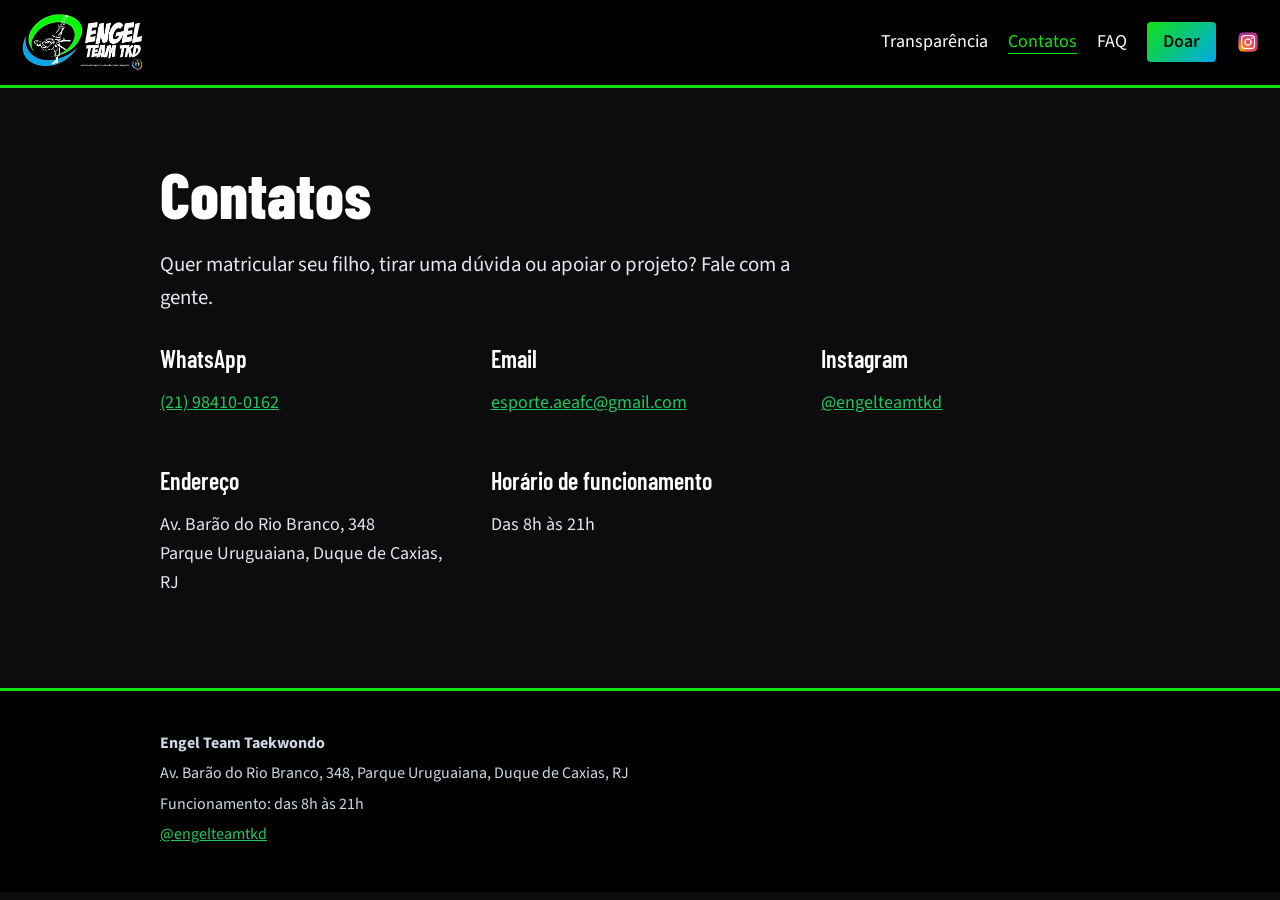
<file: contatos.html>
<!DOCTYPE html>
<html lang="pt-BR">
<head>
  <meta charset="UTF-8">
  <meta name="viewport" content="width=device-width, initial-scale=1">
  <title>Contatos | Engel Team Taekwondo</title>
  <meta name="description" content="Fale com a Engel Team por WhatsApp, email ou Instagram. Endereço e horário de funcionamento em Duque de Caxias, RJ.">
  <link rel="preconnect" href="https://fonts.googleapis.com">
  <link rel="preconnect" href="https://fonts.gstatic.com" crossorigin>
  <link href="https://fonts.googleapis.com/css2?family=Barlow+Condensed:wght@600;800&family=Source+Sans+3:wght@400;600&display=swap" rel="stylesheet">
  <link rel="stylesheet" href="style.css">
</head>
<body>

  <header class="topo">
    <a class="marca" href="index.html">
      <img src="img/engel-team-logo.png" alt="Engel Team Taekwondo, voltar ao início" height="52">
    </a>
    <nav aria-label="Menu principal">
      <a href="transparencia.html">Transparência</a>
      <a href="contatos.html" aria-current="page">Contatos</a>
      <a href="faq.html">FAQ</a>
      <a class="botao-menu" href="index.html#doacao">Doar</a>
      <a class="insta-logo" href="https://www.instagram.com/engelteamtkd" aria-label="Instagram">
        <img src="img/icon-instagram.png" alt="Instagram da EngelTeamTKD">
      </a>
    </nav>
  </header>

  <main>
    <section class="secao">
      <div class="conteudo">
        <h1 class="titulo-pagina">Contatos</h1>
        <p class="lead">Quer matricular seu filho, tirar uma dúvida ou apoiar o projeto? Fale com a gente.</p>

        <div class="colunas">

          <div>
            <h3>WhatsApp</h3>
            <!-- wa.me abre a conversa direto no app. Formato: código do país (55) + DDD + número, sem espaços. -->
            <p><a href="https://wa.me/5521999284010">(21) 98410-0162</a></p>
          </div>

          <div>
            <h3>Email</h3>
            <!-- mailto: abre o programa de email da pessoa já com o destinatário preenchido -->
            <p><a href="mailto:esporte.aeafc@gmail.com">esporte.aeafc@gmail.com</a></p>
          </div>

          <div>
            <h3>Instagram</h3>
            <p><a href="https://www.instagram.com/engelteamtkd">@engelteamtkd</a></p>
          </div>

          <div>
            <h3>Endereço</h3>
            <!-- CONFIRMAR: se o endereço mudar, atualize também o rodapé de todas as páginas. -->
            <p>Av. Barão do Rio Branco, 348<br>Parque Uruguaiana, Duque de Caxias, RJ</p>
          </div>

          <div>
            <h3>Horário de funcionamento</h3>
            <p>Das 8h às 21h</p>
          </div>

        </div>
      </div>
    </section>
  </main>

  <footer class="rodape">
    <div class="conteudo">
      <p><strong>Engel Team Taekwondo</strong></p>
      <p>Av. Barão do Rio Branco, 348, Parque Uruguaiana, Duque de Caxias, RJ</p>
      <p>Funcionamento: das 8h às 21h</p>
      <p><a href="https://www.instagram.com/engelteamtkd">@engelteamtkd</a></p>
    </div>
  </footer>

  <div vw class="enabled">
    <div vw-access-button class="active">
    </div>
    <div vw-plugin-wrapper>
      <div class="vw-plugin-top-wrapper">
      </div>
    </div>
  </div>
  <script src="https://vlibras.gov.br/app/vlibras-plugin.js">
  </script>
  <script>new window.VLibras.Widget('https://vlibras.gov.br/app');</script>
  
</body>
</html>
</file>
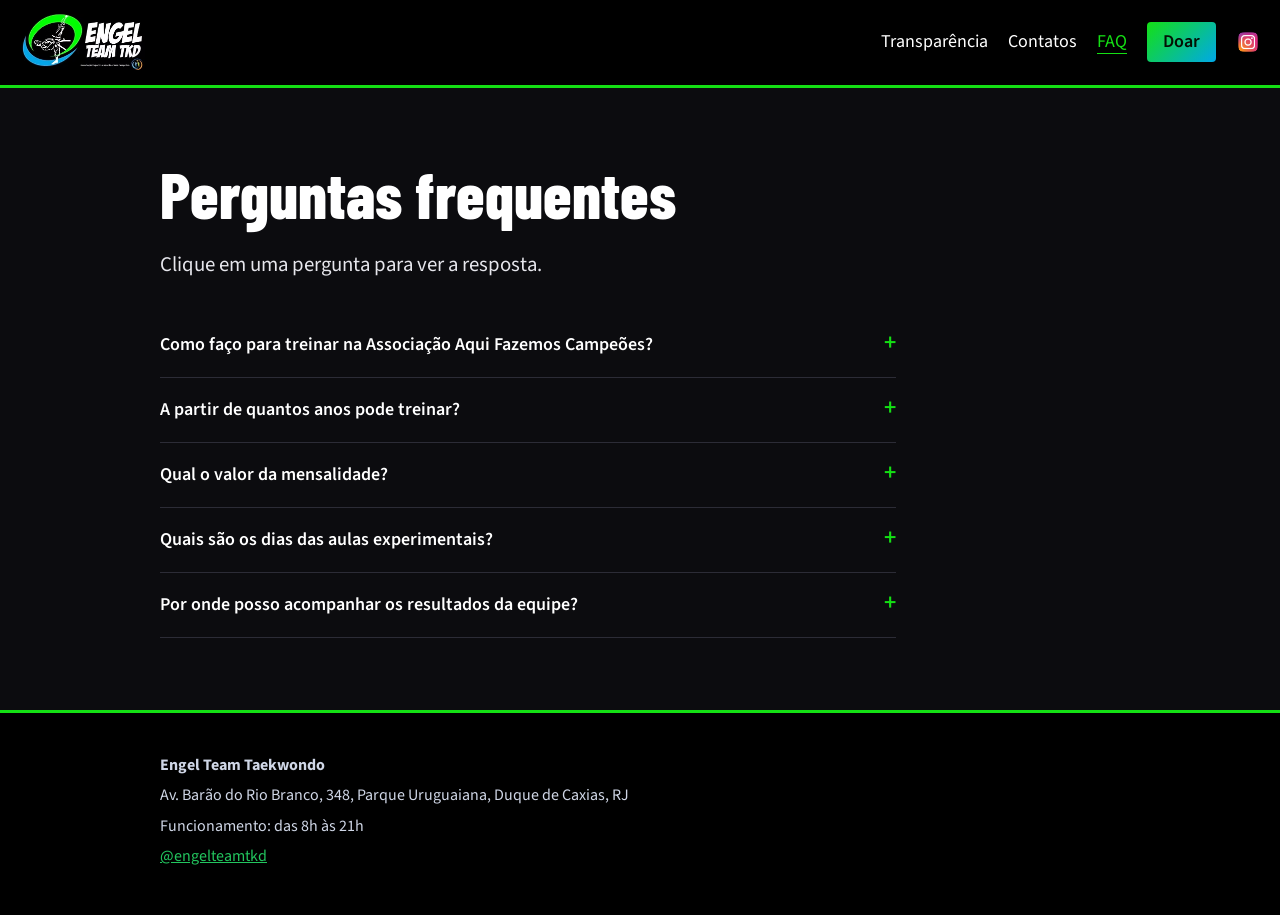
<file: faq.html>
<!DOCTYPE html>
<html lang="pt-BR">
<head>
  <meta charset="UTF-8">
  <meta name="viewport" content="width=device-width, initial-scale=1">
  <title>Perguntas frequentes | Engel Team Taekwondo</title>
  <meta name="description" content="Tire suas dúvidas sobre a Engel Team: como treinar, idades, mensalidade, aulas experimentais e resultados da equipe.">
  <link rel="preconnect" href="https://fonts.googleapis.com">
  <link rel="preconnect" href="https://fonts.gstatic.com" crossorigin>
  <link href="https://fonts.googleapis.com/css2?family=Barlow+Condensed:wght@600;800&family=Source+Sans+3:wght@400;600&display=swap" rel="stylesheet">
  <link rel="stylesheet" href="style.css">
</head>
<body>

  <header class="topo">
    <a class="marca" href="index.html">
      <img src="img/engel-team-logo.png" alt="Engel Team Taekwondo, voltar ao início" height="52">
    </a>
    <nav aria-label="Menu principal">
      <a href="transparencia.html">Transparência</a>
      <a href="contatos.html">Contatos</a>
      <a href="faq.html" aria-current="page">FAQ</a>
      <a class="botao-menu" href="index.html#doacao">Doar</a>
      <a class="insta-logo" href="https://www.instagram.com/engelteamtkd" aria-label="Instagram">
        <img src="img/icon-instagram.png" alt="Instagram da EngelTeamTKD">
      </a>
    </nav>
  </header>

  <main>
    <section class="secao">
      <div class="conteudo">
        <h1 class="titulo-pagina">Perguntas frequentes</h1>
        <p class="lead">Clique em uma pergunta para ver a resposta.</p>
        <div class="faq">

          <details>
            <summary>Como faço para treinar na Associação Aqui Fazemos Campeões?</summary>
            <p>Entre em contato conosco pelo WhatsApp <a href="https://wa.me/5521984100162">(21) 98410-0162</a> para agendar a sua aula experimental.</p>
          </details>

          <details>
            <summary>A partir de quantos anos pode treinar?</summary>
            <p>Podem treinar crianças a partir dos 4 anos de idade até os 17 anos.</p>
          </details>

          <details>
            <summary>Qual o valor da mensalidade?</summary>
            <p>Nossas aulas são gratuitas, não tem mensalidade.</p>
          </details>

          <details>
            <summary>Quais são os dias das aulas experimentais?</summary>
            <p>Nossos dias de aulas experimentais são: terças e quintas-feiras.</p>
          </details>

          <details>
            <summary>Por onde posso acompanhar os resultados da equipe?</summary>
            <p>Ficamos felizes em saber que você quer acompanhar a nossa equipe. Os resultados das competições oficiais estão nos sites da Confederação Brasileira de Taekwondo, <a href="https://www.cbtkd.org.br/">www.cbtkd.org.br</a>, e também pelo nosso Instagram <a href="https://www.instagram.com/engelteamtkd">@engelteamtkd</a>.</p>
          </details>

        </div>
      </div>
    </section>
  </main>

  <footer class="rodape">
    <div class="conteudo">
      <p><strong>Engel Team Taekwondo</strong></p>
      <p>Av. Barão do Rio Branco, 348, Parque Uruguaiana, Duque de Caxias, RJ</p>
      <p>Funcionamento: das 8h às 21h</p>
      <p><a href="https://www.instagram.com/engelteamtkd">@engelteamtkd</a></p>
    </div>
  </footer>

  <div vw class="enabled">
    <div vw-access-button class="active">
    </div>
    <div vw-plugin-wrapper>
      <div class="vw-plugin-top-wrapper">
      </div>
    </div>
  </div>
  <script src="https://vlibras.gov.br/app/vlibras-plugin.js">
  </script>
  <script>new window.VLibras.Widget('https://vlibras.gov.br/app');</script>

</body>
</html>
</file>
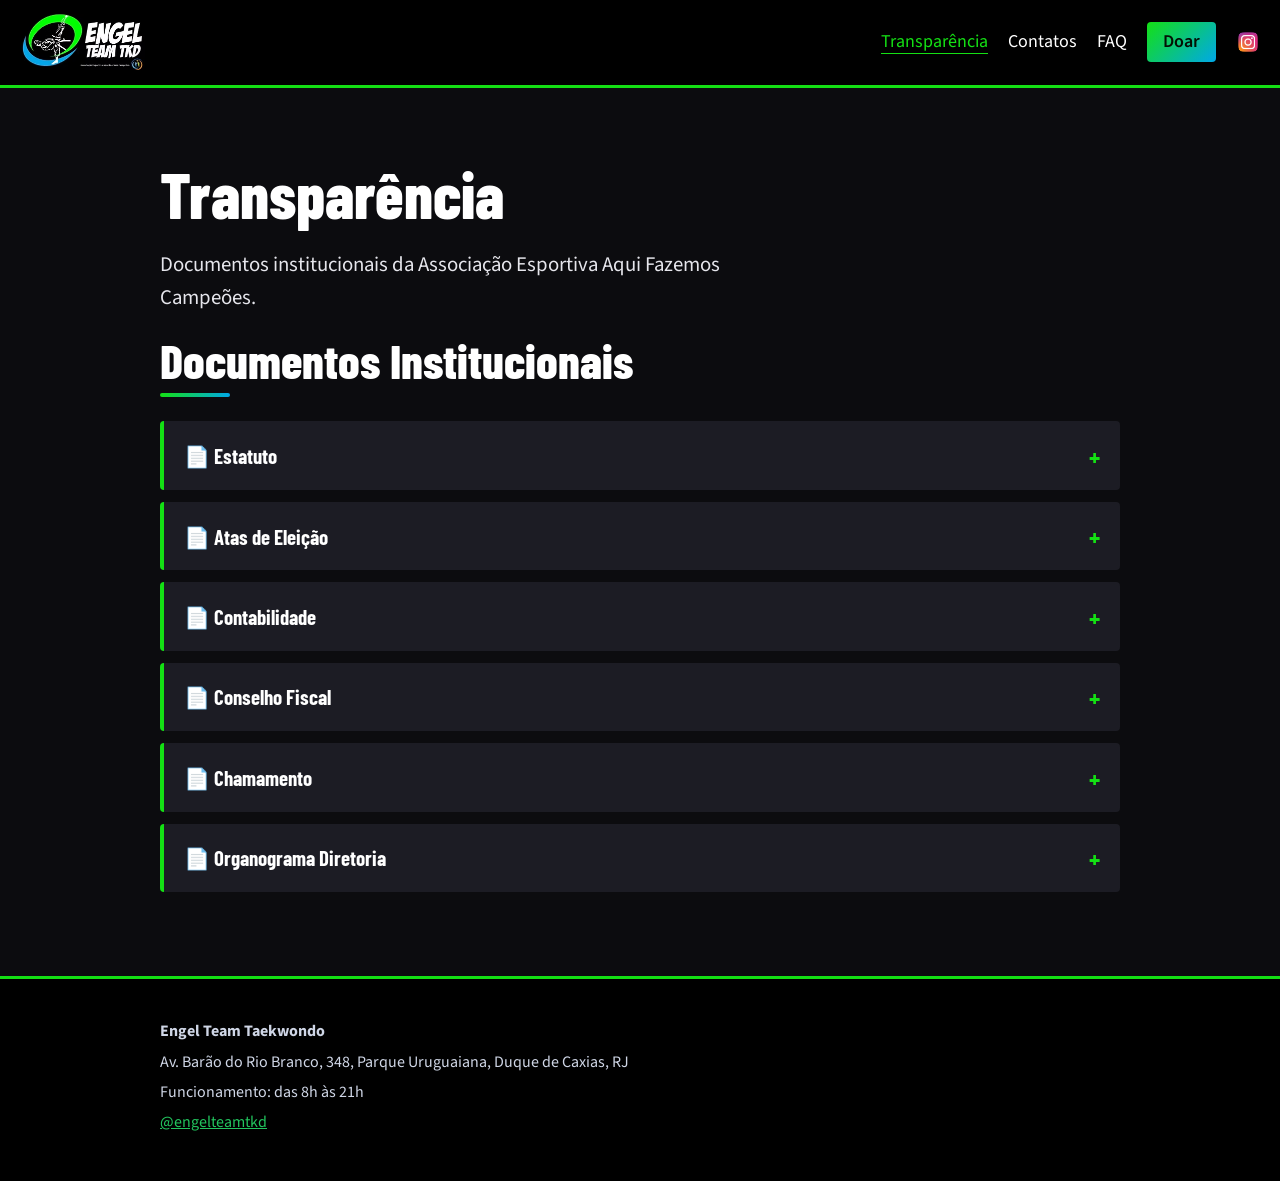
<file: transparencia.html>
<!DOCTYPE html>
<html lang="pt-BR">
<head>
  <meta charset="UTF-8">
  <meta name="viewport" content="width=device-width, initial-scale=1">
  <title>Transparência | Engel Team Taekwondo</title>
  <meta name="description" content="Fale com a Engel Team por WhatsApp, email ou Instagram. Endereço e horário de funcionamento em Duque de Caxias, RJ.">
  <link rel="preconnect" href="https://fonts.googleapis.com">
  <link rel="preconnect" href="https://fonts.gstatic.com" crossorigin>
  <link href="https://fonts.googleapis.com/css2?family=Barlow+Condensed:wght@600;800&family=Source+Sans+3:wght@400;600&display=swap" rel="stylesheet">
  <link rel="stylesheet" href="style.css">
</head>
<body>

  <header class="topo">
    <a class="marca" href="index.html">
      <img src="img/engel-team-logo.png" alt="Engel Team Taekwondo, voltar ao início" height="52">
    </a>
    <nav aria-label="Menu principal">
      <a href="transparencia.html" aria-current="page">Transparência</a>
      <a href="contatos.html">Contatos</a>
      <a href="faq.html">FAQ</a>
      <a class="botao-menu" href="index.html#doacao">Doar</a>
      <a class="insta-logo" href="https://www.instagram.com/engelteamtkd" aria-label="Instagram">
        <img src="img/icon-instagram.png" alt="Instagram da EngelTeamTKD">
      </a>
    </nav>
  </header>

  <main>
    <section class="secao">
      <div class="conteudo">  
        <h1 class="titulo-pagina">Transparência</h1>  
        <p class="lead">Documentos institucionais da Associação Esportiva Aqui Fazemos Campeões.</p>
        <h2>Documentos Institucionais</h2>
    
        <details class="categoria-doc">
          <summary>📄 Estatuto</summary>
          <ul class="lista-docs">   
            <li>  
              <a href="doc/Estatuto_Atualizado_OCR.pdf" target="_blank">Estatuto Atualizado</a> 
            </li>  
          </ul>
        </details>
          
        <details class="categoria-doc"> 
          <summary>📄 Atas de Eleição</summary>
          <details class="sub-categoria">
            <summary>📅 2023</summary>    
            <ul class="lista-docs">                
              <li>                       
                <a href="doc/Ata_de_Fundacao_2023_OCR.pdf" target="_blank">Ata de Fundação Registrada 2023</a>                          
              </li>                                
            </ul>
          </details>
          
          <details class="sub-categoria">
            <summary>📅 2025</summary>
            <ul class="lista-docs">
              <li>                  
                <a href="doc/Ata_Eleicao_2025_OCR.pdf" target="_blank">Ata Assembleia Geral da Eleição 2025</a>                
              </li>
            </ul>
          </details>
        </details>
      
        <details class="categoria-doc">
          <summary>📄 Contabilidade</summary>
          <details class="sub-categoria">
            <summary>📅 2024</summary>
            <ul class="lista-docs">
              <li>
                <a href="doc/CRF - 2024.pdf" target="_blank" rel="noopener">CRF</a>
              </li>
              <li>
                <a href="doc/CERTIDÃO NEGATVA DE DEBITOS - 2024.pdf" target="_blank" rel="noopener">Certidão CNDT RTFDAU</a>
              </li>
              <li>
                <a href="doc/RELATORIO FINANCEIRO - 2024.pdf" target="_blank" rel="noopener">Relatório Financeiro</a>
              </li>
              <li>
                <a href="doc/DRE - 2024.pdf" target="_blank" rel="noopener">DRE</a>
              </li>
              <li>
                <a href="doc/ECF - 2024.pdf" target="_blank" rel="noopener">ECF</a>
              </li>
              <li>
                <a href="doc/DECLARAÇÃO DE REMUNERAÇÃO - 2024.pdf" target="_blank" rel="noopener">Declaração de Remuneração</a>
              </li>
              <li>
                <a href="doc/Declaração de Comprometimento ao Atentimento do Art. 9º - 2024.pdf" target="_blank" rel="noopener">Declaração de Comprometimento ao Art. 9º</a>
              </li>
              <li>
                <a href="doc/Balanço Patrimonial - 2024.pdf" target="_blank" rel="noopener">Balanço Patrimonial</a>
              </li>
              <li>
                <a href="doc/REQUERIMENTO DA CERTIDÃO DE REGISTRO CADASTRAL - 2024.pdf" target="_blank" rel="noopener">Requerimento da Certidão de Registro Cadastral</a>
              </li>
              <li>
                  <a href="doc/COMPOSIÇÃO DE INDICES - 2024.pdf" target="_blank" rel="noopener">Composição de Índice</a>
              </li>
              <li>
                <a href="doc/NOTA FISCAL DE TATAME.pdf" target="_blank" rel="noopener">Nota Fiscal de Tatame</a>
              </li>
            </ul>
          </details>

          <details class="sub-categoria">
            <summary>📅 2025</summary>
            <ul class="lista-docs">
              <li>
                <a href="doc/CRF - 2025.pdf" target="_blank" rel="noopener">CRF</a>
              </li>
              <li>
                <a href="doc/CERTIDÃO NEGATVA DE DEBITOS - 2025.pdf" target="_blank" rel="noopener">Certidão CNDT RTFDAU</a>
              </li>
              <li>
                <a href="doc/RELATORIO FINANCEIRO - 2025.pdf" target="_blank" rel="noopener">Relatório Financeiro</a>
              </li>
              <li>
                <a href="doc/DRE - 2025.pdf" target="_blank" rel="noopener">DRE</a>
              </li>
              <li>
                <a href="doc/ECF - 2025.pdf" target="_blank" rel="noopener">ECF</a>
              </li>
              <li>
                <a href="doc/DECLARAÇÃO DE REMUNERAÇÃO - 2025.pdf" target="_blank" rel="noopener">Declaração de Remuneração</a>
              </li>
              <li>
                <a href="doc/Declaração de Comprometimento ao Atentimento do Art. 9º - 2025.pdf" target="_blank" rel="noopener">Declaração de Comprometimento ao Art. 9º</a>
              </li>
              <li>
                <a href="doc/Balanço Patrimonial - 2025.pdf" target="_blank" rel="noopener">Balanço Patrimonial</a>
              </li>     
              <li>
                <a href="doc/REQUERIMENTO DA CERTIDÃO DE REGISTRO CADASTRAL - 2025.pdf" target="_blank" rel="noopener">Requerimento da Certidão de Registro Cadastral</a>
              </li>     
              <li>
                <a href="doc/COMPOSICAO DE INDICES - 2025.pdf" target="_blank" rel="noopener">Composição de Índice</a>
              </li>
              <li>
                <a href="doc/CERTIDÃO NEGATIVA DE DÉBITOS TRABALHISTAS - 2025.pdf" target="_blank" rel="noopener">Certidão CNDT</a>
              </li> 
            </ul>
          </details>
        </details>
            
        <details class="categoria-doc">
          <summary>📄 Conselho Fiscal</summary>
          <details class="sub-categoria">
            <summary>📅 2024</summary>      
            <ul class="lista-docs">
              <li>             
                <a href="doc/PRESTAÇÃO DE CONTAS – EXERCICIO 2024.pdf" target="_blank">Prestação de Contas</a>            
              </li>
              <li>
                <a href="doc/ATA DE CONVOCAÇÃO PARA O PARECER DO CONSELHO FISCAL - 2024.pdf" target="_blank">Ata de Covocação do Parecer do Conselho Fiscal</a>          
              </li>
              <li>             
                <a href="doc/EDITAL DE CONVOCAÇÃO PARA REUNIÃO DO CONSELHO FISCAL - 2024.pdf" target="_blank">Edital de Convocação do Conselho Fiscal</a>
              </li> 
            </ul>
          </details>

          <details class="sub-categoria">
            <summary>📅 2025</summary>      
            <ul class="lista-docs">
              <li>             
                <a href="doc/PRESTAÇÃO DE CONTAS – EXERCICIO 2025.pdf" target="_blank">Prestação de Contas</a>            
              </li>
              <li>
                <a href="doc/ATA DE CONVOCAÇÃO PARA O PARECER DO CONSELHO FISCAL - 2025.pdf" target="_blank">Ata de Covocação do Parecer do Conselho Fiscal</a>          
              </li> 
            </ul>
          </details>
        </details>
        
        <details class="categoria-doc">    
          <summary>📄 Chamamento</summary>    
          <ul class="lista-docs">    
            <li>
              <a href="doc/Jornal_Impresso_Convocacao_OCR.pdf" target="_blank">Jornal Impresso Convocação</a>    
            </li>
            <li>
              <a href="doc/DECLARAÇÃO.pdf" target="_blank">Declaração</a>    
            </li>   
          </ul>   

          <p class="subtitulo-docs">Publicações do Chamamento da Eleição</p>
          <ul class="lista-docs">
            <li>
              <a href="https://jornalbaixadaemfoco.com.br/edital-de-convocacao-da-assembleia-geral-ordinaria-de-eleicao-da-associacao-esportiva-aqui-fazemos-campeoes-4/" 
              target="_blank" 
              rel="noopener">Link de publicamento de chamamento da eleição - 1</a>
            </li>
            <li>
              <a href="https://jornalbaixadaemfoco.com.br/edital-de-convocacao-da-assembleia-geral-ordinaria-deeleicao-da-associacao-esportiva-aqui-fazemos-campeoes/" 
              target="_blank" 
              rel="noopener">Link de publicamento de chamamento da eleição - 2</a>
            </li>
            <li>
              <a href="https://jornalbaixadaemfoco.com.br/edital-de-convocacao-da-assembleia-geral-ordinaria-de-eleicao-da-associacao-esportiva-aqui-fazemos-campeoes-2/"
              target="_blank" 
              rel="noopener">Link de publicamento de chamamento da eleição - 3</a>
            </li>
            <li>
              <a href="https://jornalbaixadaemfoco.com.br/edital-de-convocacao-da-assembleia-geral-ordinaria-de-eleicao-da-associacao-esportiva-aqui-fazemos-campeoes/"
              target="_blank" 
              rel="noopener">Link de publicamento de chamamento da eleição - 4</a>
            </li>
          </ul>
        </details>
            
        <details class="categoria-doc">              
          <summary>📄 Organograma Diretoria</summary>
          <details class="sub-categoria">
            <summary>📅 2024</summary>
            <ul class="lista-docs">
              <li>
                <a href="doc/ORGANOGRAMA.pdf" target="_blank" rel="noopener">Organograma</a>
              </li>
              <li>
                <a href="doc/RELATORIO FINANCEIRO - 2024.pdf" target="_blank" rel="noopener">Relatório de Atividades</a>
              </li>
            </ul>
          </details>

          <details class="sub-categoria">
            <summary>📅 2025</summary>
            <ul class="lista-docs">
              <li>
                <a href="doc/ORGANOGRAMA.pdf" target="_blank" rel="noopener">Organograma</a>
              </li>
              <li>
                <a href="doc/RELATORIO FINANCEIRO - 2025.pdf" target="_blank" rel="noopener">Relatório de Atividades</a>
              </li>
            </ul>
          </details>

        </details>
      </div> 
    </section>  
  </main>

  <footer class="rodape">
    <div class="conteudo">
      <p><strong>Engel Team Taekwondo</strong></p>
      <p>Av. Barão do Rio Branco, 348, Parque Uruguaiana, Duque de Caxias, RJ</p>
      <p>Funcionamento: das 8h às 21h</p>
      <p><a href="https://www.instagram.com/engelteamtkd">@engelteamtkd</a></p>
    </div>
  </footer>

  <div vw class="enabled">
    <div vw-access-button class="active">
    </div>
    <div vw-plugin-wrapper>
      <div class="vw-plugin-top-wrapper">
      </div>
    </div>
  </div>
  <script src="https://vlibras.gov.br/app/vlibras-plugin.js">
  </script>
  <script>new window.VLibras.Widget('https://vlibras.gov.br/app');</script>

</body>
</html>
</file>
<file: style.css>
:root {
  color-scheme: dark;

  /* === Cores da logo === */
  --verde: #14e014;         /* verde neon: cor principal da marca */
  --azulclaro: #00a8e8;     /* azul claro: cor secundária da marca */

  /* === Variações do verde === */
  --verde-suave: #22c55e;   /* links */
  --verde-escuro: #0a8f0a;  /* bordas sutis */
  --verde-glow: rgba(20, 224, 20, 0.18);

  /* === Variações do azul === */
  --azulclaro-glow: rgba(0, 168, 232, 0.18);

  /* === Fundos === */
  --azul: #062838;          /* fundo da doação */
  --branco: #0c0c0f;        /* fundo da página (quase preto) */
  --cinza-claro: #17171d;   /* fundo das seções alternadas */
  --fundo-card: #1c1c24;    /* cartões */

  /* === Texto === */
  --texto: #e6e6ec;
  --texto-suave: #a0a0b0;

  /* === Atalhos === */
  --destaque: var(--verde);
  --fonte-titulo: "Barlow Condensed", "Arial Narrow", sans-serif;
  --fonte-texto: "Source Sans 3", Arial, sans-serif;
}

* { box-sizing: border-box; }

body {
  margin: 0;
  font-family: var(--fonte-texto);
  font-size: 1.125rem;
  line-height: 1.6;
  color: var(--texto);
  background: var(--branco);
  overflow-x: clip;   /* evita barra lateral por causa da faixa de fotos larga */
}

h1, h2, h3 {
  font-family: var(--fonte-titulo);
  line-height: 1.05;
  margin: 0 0 0.5em;
  color: #fff;
}
h1 { font-size: clamp(2.8rem, 8vw, 5.5rem); font-weight: 800; }
h2 { font-size: clamp(2rem, 5vw, 3rem); font-weight: 800; }
h3 { font-size: 1.5rem; font-weight: 600; }

/* Linha de destaque sob os títulos (gradiente da logo) */
.secao .conteudo > h2::after {
  content: '';
  display: block;
  width: 70px;
  height: 4px;
  margin-top: 0.5rem;
  background: linear-gradient(90deg, var(--verde), var(--azulclaro));
  border-radius: 2px;
}
/* Centraliza a linha quando o título está centralizado */
.hero-claro + .secao h2::after { margin-left: auto; margin-right: auto; }

a { color: var(--verde-suave); }
a:hover { color: var(--verde); }
a:focus-visible, button:focus-visible, .faq summary:focus-visible {
  outline: 3px solid var(--destaque);
  outline-offset: 3px;
}

/* Imagens nunca passam da largura da tela */
img { max-width: 100%; height: auto; display: block; border-radius: 4px; }

/* Limita a largura do texto e centraliza */
.conteudo { max-width: 1000px; margin: 0 auto; padding: 0 1.25rem; }

/* ---------- Cabeçalho ---------- */
.topo {
  display: flex;
  flex-wrap: wrap;
  align-items: center;
  justify-content: space-between;
  gap: 0.75rem 1.5rem;
  padding: 0.9rem 1.25rem;
  background: #000;
  border-bottom: 3px solid var(--verde);
}
.marca {
  font-family: var(--fonte-titulo);
  font-weight: 800;
  font-size: 1.7rem;
  color: #fff;
  text-decoration: none;
}
.marca img { height: 56px; width: auto; display: block; }
.insta-logo img { height: 1.5rem; width: auto; border-radius: 0; }

.topo nav { display: flex; flex-wrap: wrap; gap: 0.5rem 1.25rem; align-items: center; }
.topo nav a { color: #fff; text-decoration: none; transition: color .2s; }
.topo nav a:hover { color: var(--verde); text-decoration: none; }
.topo nav a[aria-current="page"] {
  color: var(--verde);
  text-decoration: underline;
  text-underline-offset: 6px;
}
.botao-menu {
  background: linear-gradient(135deg, var(--verde), var(--azulclaro));
  padding: 0.35rem 1rem;
  border-radius: 4px;
  font-weight: 600;
}
.topo nav a.botao-menu { color: #041004; }
.topo nav a.botao-menu:hover { filter: brightness(1.1); color: #041004; }

/* ---------- Botões ---------- */
.botao {
  display: inline-block;
  background: linear-gradient(135deg, var(--verde), var(--azulclaro));
  color: #041004;
  font: inherit;
  font-weight: 700;
  padding: 0.75rem 1.6rem;
  border: 0;
  border-radius: 4px;
  text-decoration: none;
  cursor: pointer;
  transition: transform .2s, box-shadow .2s, filter .2s;
}
.botao:hover {
  color: #041004;   /* sem isso, a regra "a:hover" deixaria o texto verde sobre fundo verde */
  transform: translateY(-2px);
  box-shadow: 0 8px 20px var(--verde-glow), 0 4px 12px var(--azulclaro-glow);
  filter: brightness(1.05);
}

/* Botão secundário (só contorno) */
.botao-secundario {
  display: inline-block;
  background: transparent;
  border: 2px solid var(--verde);
  color: var(--verde);
  font: inherit;
  font-weight: 700;
  padding: 0.7rem 1.5rem;
  border-radius: 4px;
  text-decoration: none;
  cursor: pointer;
  transition: all .2s;
}
.botao-secundario:hover {
  background: var(--verde);
  color: #041004;
  box-shadow: 0 8px 20px var(--verde-glow);
}

/* ---------- Seções ---------- */
.secao { padding: 4.5rem 0; }
.fundo-claro { background: var(--cinza-claro); }
.fundo-escuro { background: linear-gradient(180deg, var(--azul), #031620); color: #fff; }
.fundo-escuro h3, .fundo-escuro a { color: #fff; }
.fundo-escuro a:hover { color: var(--verde); }
.lead { font-size: 1.3rem; max-width: 40rem; }
.selo-escuro {
  font-weight: 600;
  color: var(--destaque);
  margin: 0 0 0.5rem;
  text-transform: uppercase;
  letter-spacing: .08em;
  font-size: .95rem;
}
.titulo-pagina { font-size: clamp(2.4rem, 7vw, 4rem); margin-bottom: 0.2em; }

.colunas {
  display: grid;
  grid-template-columns: repeat(auto-fit, minmax(240px, 1fr));
  gap: 2rem;
  margin-top: 2rem;
}
.lista-atividades {
  display: grid;
  grid-template-columns: repeat(auto-fit, minmax(280px, 1fr));
  gap: 1.5rem 2.5rem;
  margin-top: 2rem;
}
.lista-atividades article { border-left: 4px solid var(--verde); padding-left: 1rem; }
.lista-atividades h3 { margin-bottom: 0.25rem; }
.lista-atividades p { margin: 0; }

/* ---------- Galerias de fotos ---------- */
.galeria {
  display: grid;
  grid-template-columns: repeat(auto-fit, minmax(240px, 1fr));
  gap: 1rem;
  margin: 1.5rem 0;
}
.galeria figure { margin: 0; }
.galeria figcaption { font-size: 0.95rem; margin-top: 0.4rem; }

/* Efeito suave ao passar o mouse nas fotos */
.galeria img { transition: transform .35s ease, filter .35s ease, box-shadow .35s ease; }
.galeria img:hover {
  transform: scale(1.02);
  filter: brightness(1.08);
  box-shadow: 0 10px 30px rgba(0, 0, 0, 0.5), 0 0 24px var(--verde-glow);
  z-index: 2;
  position: relative;
}
/* Sem efeito nas faixas de fotos coladas (a foto ampliada invadiria a vizinha) */
.faixa-fotos img:hover, #braskem-fotos img:hover { transform: none; box-shadow: none; }

/* ---------- Início: duas fotos lado a lado ---------- */
.hero-claro { padding-bottom: 1rem; }
.hero-claro .galeria { grid-template-columns: repeat(2, 1fr); gap: 2rem; }
.hero-claro .galeria img {
  width: 100%;
  aspect-ratio: 7 / 6;
  object-fit: cover;
  object-position: center 25%;
}
.hero-claro .titulo-pagina { margin-bottom: 0.3em; }
.hero-claro h2 { margin-top: 2rem; }

/* ---------- Linha do tempo (1997 a 2026) ---------- */
.hero-claro + .secao { background: transparent; padding-top: 2.5rem; padding-bottom: 1.5rem; }
.hero-claro + .secao h2 { text-align: center; margin-bottom: 1.5rem; }
.hero-claro + .secao .galeria {
  display: flex;
  flex-wrap: wrap;
  justify-content: center;
  gap: 2rem 1.5rem;
}
.hero-claro + .secao .galeria figure { flex: 0 1 calc(25% - 1.125rem); text-align: center; }
.hero-claro + .secao .galeria img { width: 100%; aspect-ratio: 4 / 3; object-fit: cover; }
.hero-claro + .secao .galeria figcaption {
  font-family: var(--fonte-titulo);
  font-weight: 800;
  font-size: 2rem;
  color: var(--verde);
  margin-top: 0.4rem;
}

/* Visão, Missão e Valores */
.hero-claro + .secao + .secao { padding-top: 1.5rem; }
.hero-claro + .secao + .secao .colunas { margin-top: 0; }

/* ---------- Nosso Time + Centro de Treinamento ---------- */
.foto-grande { width: 100%; margin-bottom: 2.5rem; }
.foto-texto { display: grid; grid-template-columns: 1fr 1fr; gap: 2.5rem; align-items: start; }
.foto-texto img { width: 100%; }
.foto-texto h3 { color: var(--verde); font-size: clamp(1.8rem, 4vw, 2.6rem); padding-bottom: 0.4rem; }
.foto-texto h3::after {
  content: '';
  display: block;
  width: 50px;
  height: 3px;
  background: linear-gradient(90deg, var(--verde), var(--azulclaro));
  border-radius: 2px;
  margin-top: 0.3rem;
}
.foto-texto p { font-size: 1.2rem; }

/* ---------- Atividades: cartões ---------- */
.galeria.cartoes { grid-template-columns: repeat(4, 1fr); gap: 1.5rem; }
.cartoes figure {
  background: var(--fundo-card);
  border-radius: 4px;
  overflow: hidden;
  transition: transform .3s, box-shadow .3s;
}
.cartoes figure:hover { transform: translateY(-4px); box-shadow: 0 12px 28px rgba(0, 0, 0, 0.5), 0 0 24px var(--verde-glow); }
.cartoes img:hover { transform: none; box-shadow: none; }   /* o cartão já se mexe, a foto fica parada */
.cartoes img { width: 100%; aspect-ratio: 5 / 6; object-fit: cover; object-position: center 30%; border-radius: 0; }
.cartoes figcaption { margin: 0; padding: 1.1rem 1rem 1.3rem; font-size: 1.35rem; font-weight: 800; color: #fff; }

/* ---------- Faixa de fotos: duas lado a lado, de ponta a ponta da tela ---------- */
.faixa-fotos {
  display: grid;
  grid-template-columns: 5fr 4fr;
  gap: 0;
  width: 100vw;
  margin-left: calc(50% - 50vw);
}
.faixa-fotos:has(img:first-child[src*="b28424227afb"]) { grid-template-columns: 4fr 5fr; }
.faixa-fotos img { border-radius: 0; width: 100%; height: auto; }
.faixa-fotos img[src*="b28424227afb"] { height: 100%; contain: size; object-fit: cover; object-position: center; }

/* ---------- Mosaico: uma foto larga em cima e duas embaixo ---------- */
.galeria.mosaico { grid-template-columns: 1fr 1fr; gap: 1.75rem; align-items: start; }
.mosaico img { width: 100%; height: auto; border-radius: 0; }
.mosaico img:first-child { grid-column: 1 / -1; }

/* ---------- Par de fotos (uma horizontal e uma vertical) ---------- */
.galeria.par-fotos { display: flex; flex-wrap: wrap; justify-content: center; align-items: flex-start; gap: 1rem; }
.par-fotos img { height: min(380px, 36vw); width: auto; max-width: 100%; border-radius: 0; }

/* ---------- Grade de fotos (Taekwondo nas Escolas) ---------- */
.galeria.grade-fotos {
  --proporcao: 1 / 1;
  grid-template-columns: repeat(3, 1fr);
  gap: 1rem;
  max-width: 900px;
  margin-left: auto;
  margin-right: auto;
}
.grade-fotos img { width: 100%; aspect-ratio: var(--proporcao); object-fit: cover; object-position: center 20%; border-radius: 0; }
.grade-fotos img:nth-child(2) { object-fit: contain; background: #000; }

/* ---------- Prêmio Braskem ---------- */
#braskem-principal { max-width: 720px; margin-left: auto; margin-right: auto; }   /* TAMANHO: mude o número */
#braskem-principal img { width: 100%; height: auto; }
#braskem-fotos {
  grid-template-columns: 67fr 86fr 76fr;   /* larguras proporcionais ao formato de cada foto */
  align-items: stretch;
  gap: 0;
  max-width: 900px;                        /* TAMANHO: mude o número */
  margin-left: auto;
  margin-right: auto;
}
#braskem-fotos img { width: 100%; height: 100%; object-fit: cover; border-radius: 0; }

/* ---------- Doação ---------- */
.pix { font-family: var(--fonte-titulo); font-weight: 800; font-size: clamp(1.8rem, 6vw, 2.8rem); margin: 0 0 1rem; }
.pequeno { font-size: 1rem; opacity: 0.85; max-width: 38rem; }

/* ---------- Categorias de documentos (Transparência) ---------- */
.categoria-doc {
  background: var(--fundo-card);
  border-left: 4px solid var(--verde);
  border-radius: 4px;
  margin-bottom: 0.75rem;
  overflow: hidden;
  transition: border-color .2s;
}
.categoria-doc[open] {
  border-left-color: var(--azulclaro);
}

.categoria-doc summary {
  cursor: pointer;
  padding: 1.1rem 1.25rem;
  font-family: var(--fonte-titulo);
  font-size: 1.3rem;
  font-weight: 700;
  color: #fff;
  list-style: none;
  display: flex;
  align-items: center;
  gap: 0.75rem;
  transition: color .2s;
}
.categoria-doc summary::-webkit-details-marker { display: none; }
.categoria-doc summary::after {
  content: "+";
  margin-left: auto;
  color: var(--verde);
  font-size: 1.6rem;
  line-height: 1;
  transition: transform .2s;
}
.categoria-doc[open] summary::after {
  content: "\2212"; /* menos */
}
.categoria-doc summary:hover {
  color: var(--verde);
}

.sub-categoria {
  margin: 0 1.25rem 0.75rem 1.25rem;
  background: rgba(0, 168, 232, 0.04);
  border-left: 3px solid var(--azulclaro);
  border-radius: 4px;
}

.sub-categoria summary {
  padding: 0.85rem 1rem;
  font-size: 1rem;
  font-family: var(--fonte-texto);
  font-weight: 600;
  color: var(--azulclaro);
  list-style: none;
  cursor: pointer;
  display: flex;
  align-items: center;
  gap: 0.5rem;
}

.sub-categoria summary::-webkit-details-marker { display: none; }
.sub-categoria summary::after {
  content: "+";
  margin-left: auto;
  font-size: 1.2rem;
  color: var(--azulclaro);
}
.sub-categoria[open] summary::after {
  content: "\2212";
}
.sub-categoria summary:hover {
  color: #fff;
}
.sub-categoria .lista-docs {
  padding: 0 0.75rem 0.75rem 0.75rem;
}


.subtitulo-docs {
  margin: 0.5rem 1.25rem 0.5rem 1.25rem;
  padding-top: 0.75rem;
  border-top: 1px solid rgba(255, 255, 255, 0.08);
  font-size: 0.9rem;
  text-transform: uppercase;
  letter-spacing: .06em;
  color: var(--azulclaro);
  font-weight: 600;
}

/* Lista de PDFs dentro da categoria */
.lista-docs {
  list-style: none;
  padding: 0 1.25rem 1.25rem 1.25rem;
  margin: 0;
  display: grid;
  gap: 0.5rem;
}
.lista-docs a {
  display: block;
  padding: 0.75rem 1rem;
  background: rgba(255, 255, 255, 0.03);
  border-radius: 4px;
  color: var(--texto);
  text-decoration: none;
  font-size: 1rem;
  transition: background .2s, color .2s, transform .2s;
}
.lista-docs a:hover {
  background: rgba(20, 224, 20, 0.08);
  color: var(--verde);
  transform: translateX(4px);
}

/* ---------- FAQ ---------- */
.faq { margin-top: 2rem; max-width: 46rem; }
.faq details { border-bottom: 1px solid #2c2c36; }
.faq summary {
  cursor: pointer;
  padding: 1.1rem 0;
  font-weight: 600;
  color: #fff;
  list-style: none;
  display: flex;
  justify-content: space-between;
  gap: 1rem;
  transition: color .2s;
}
.faq summary:hover { color: var(--verde); }
.faq summary::-webkit-details-marker { display: none; }
.faq summary::after { content: "+"; color: var(--destaque); font-size: 1.5rem; line-height: 1; }
.faq details[open] summary::after { content: "\2212"; }
.faq details p { margin: 0 0 1.25rem; }

/* ---------- Rodapé ---------- */
.rodape { background: #000; color: #cfd6e6; padding: 2.5rem 0; font-size: 1rem; border-top: 3px solid var(--verde); }
.rodape p { margin: 0 0 0.3rem; }
.rodape a { color: var(--verde-suave); }
.rodape a:hover { color: var(--verde); }

/* ---------- Celular ---------- */
@media (max-width: 700px) {
  .foto-texto { grid-template-columns: 1fr; }
  .galeria.cartoes { grid-template-columns: repeat(2, 1fr); }
  .faixa-fotos { grid-template-columns: 1fr; }
  .par-fotos img { height: auto; width: 100%; }
  .galeria.grade-fotos { grid-template-columns: repeat(2, 1fr); }
  #braskem-fotos { grid-template-columns: 1fr; }
  .faixa-fotos img[src*="b28424227afb"] { height: auto; contain: none; aspect-ratio: 4 / 3; }
  .hero-claro + .secao .galeria figure { flex-basis: calc(50% - 0.75rem); }
}
@media (max-width: 520px) {
  .hero-claro .galeria { grid-template-columns: 1fr; }
  .galeria.cartoes { grid-template-columns: 1fr; }
  .galeria.grade-fotos { grid-template-columns: 1fr; }
}

/* Para quem desativa animações no sistema: sem movimento */
@media (prefers-reduced-motion: reduce) {
  *, *::before, *::after { transition: none !important; }
  .botao:hover, .cartoes figure:hover, .galeria img:hover { transform: none; }
}

/* ---------- Botão de busca no header ---------- */
.btn-busca {
  background: none;
  border: 0;
  color: #fff;
  cursor: pointer;
  font-size: 1.2rem;
  padding: 0.4rem 0.6rem;
  border-radius: 6px;
  transition: color .2s, background .2s;
}
.btn-busca:hover {
  color: var(--verde);
  background: rgba(255, 255, 255, 0.06);
}

/* ---------- Modal Spotlight ---------- */
.modal-busca {
  border: 0;
  padding: 0;
  background: transparent;
  max-width: 100%;
  max-height: 100%;
  width: 100%;
  height: 100%;
  margin: 0;
}
.modal-busca::backdrop {
  background: rgba(0, 0, 0, 0.75);
  backdrop-filter: blur(6px);
  -webkit-backdrop-filter: blur(6px);
}

.modal-busca-conteudo {
  max-width: 600px;
  margin: 12vh auto 0;
  background: #1a1a22;
  border: 1px solid rgba(255, 255, 255, 0.1);
  border-radius: 14px;
  overflow: hidden;
  box-shadow: 0 25px 80px rgba(0, 0, 0, 0.7);
  animation: busca-entrar .15s ease-out;
}

@keyframes busca-entrar {
  from { opacity: 0; transform: translateY(-12px) scale(0.98); }
  to   { opacity: 1; transform: translateY(0) scale(1); }
}

/* Campo de digitação */
.modal-busca-topo {
  display: flex;
  align-items: center;
  gap: 0.75rem;
  padding: 1rem 1.25rem;
  border-bottom: 1px solid rgba(255, 255, 255, 0.06);
}
.modal-busca-topo::before {
  content: "🔍";
  font-size: 1.1rem;
  opacity: 0.6;
}
.modal-busca-topo input {
  flex: 1;
  background: transparent;
  border: 0;
  color: var(--texto);
  font: inherit;
  font-size: 1.1rem;
  padding: 0.25rem 0;
  outline: none;
}
.modal-busca-topo input::placeholder {
  color: var(--texto-suave);
  opacity: 0.7;
}
.btn-fechar-busca {
  background: none;
  border: 0;
  color: var(--texto-suave);
  font-size: 0.85rem;
  cursor: pointer;
  padding: 0.35rem 0.6rem;
  border-radius: 6px;
  border: 1px solid rgba(255, 255, 255, 0.1);
  transition: color .2s, background .2s, border-color .2s;
  font-family: inherit;
}
.btn-fechar-busca:hover {
  color: var(--verde);
  border-color: var(--verde);
}

/* Lista de resultados */
.resultados-busca {
  max-height: 55vh;
  overflow-y: auto;
  padding: 0.5rem;
  scrollbar-width: thin;
}
.resultados-busca::-webkit-scrollbar { width: 6px; }
.resultados-busca::-webkit-scrollbar-thumb {
  background: rgba(255, 255, 255, 0.1);
  border-radius: 3px;
}

/* Estado vazio */
.busca-vazio {
  padding: 2.5rem 1rem;
  text-align: center;
  color: var(--texto-suave);
}
.busca-vazio-emoji {
  display: block;
  font-size: 2rem;
  margin-bottom: 0.75rem;
  opacity: 0.6;
}
.busca-vazio p {
  margin: 0 0 0.25rem;
  font-size: 0.95rem;
}
.busca-vazio small {
  font-size: 0.8rem;
  opacity: 0.6;
}

/* Item de resultado */
.busca-item {
  display: flex;
  align-items: center;
  gap: 0.85rem;
  padding: 0.75rem 0.9rem;
  border-radius: 8px;
  text-decoration: none;
  color: var(--texto);
  cursor: pointer;
  transition: background .12s;
}
.busca-item.ativo {
  background: rgba(20, 224, 20, 0.12);
}

.busca-item-icone {
  font-size: 1.25rem;
  width: 1.75rem;
  text-align: center;
  flex-shrink: 0;
}

.busca-item-conteudo {
  flex: 1;
  min-width: 0;
}

.busca-item-titulo {
  font-size: 0.98rem;
  font-weight: 600;
  color: #fff;
  margin-bottom: 0.15rem;
  white-space: nowrap;
  overflow: hidden;
  text-overflow: ellipsis;
}

.busca-item-meta {
  font-size: 0.78rem;
  color: var(--texto-suave);
  display: flex;
  align-items: center;
  gap: 0.4rem;
}
.busca-item-categoria {
  color: var(--verde-suave);
  text-transform: uppercase;
  letter-spacing: 0.04em;
  font-weight: 600;
  font-size: 0.7rem;
}
.busca-item-sep { opacity: 0.4; }
.busca-item-url {
  white-space: nowrap;
  overflow: hidden;
  text-overflow: ellipsis;
}

.busca-item-seta {
  color: var(--texto-suave);
  opacity: 0;
  font-size: 0.9rem;
  transition: opacity .12s;
  flex-shrink: 0;
}
.busca-item.ativo .busca-item-seta {
  opacity: 0.7;
}

/* Destaque do termo buscado */
.busca-item mark {
  background: rgba(20, 224, 20, 0.3);
  color: var(--verde);
  padding: 0 2px;
  border-radius: 2px;
  font-weight: 700;
}

/* Rodapé do modal (dicas de teclado) */
.resultados-busca::after {
  content: "";
  display: block;
  height: 0;
}

/* ---------- Mapa do CT ---------- */
.mapa-wrapper {
  position: relative;
  width: 100%;
  margin: 2rem 0 1.5rem;
  border-radius: 12px;
  overflow: hidden;
  background: var(--fundo-card);
  box-shadow: 0 10px 30px rgba(0, 0, 0, 0.4), 0 0 0 1px rgba(255, 255, 255, 0.06);
  transition: box-shadow .3s, transform .3s;
}

/* Moldura verde da marca */
.mapa-wrapper::before {
  content: '';
  position: absolute;
  inset: 0;
  pointer-events: none;
  border-radius: 12px;
  border: 2px solid var(--verde);
  opacity: 0.4;
  transition: opacity .3s;
  z-index: 2;
}
.mapa-wrapper:hover::before {
  opacity: 0.9;
  border-color: var(--azulclaro);
}

.mapa-wrapper:hover {
  box-shadow: 0 15px 40px rgba(0, 0, 0, 0.5), 0 0 32px var(--verde-glow);
  transform: translateY(-2px);
}
.mapa-wrapper:hover::before {
  opacity: 1;
}

/* Iframe do mapa */
.mapa-ct {
  display: block;
  width: 100%;
  height: 420px;
  border: 0;
  filter: grayscale(0.3) contrast(1.05) brightness(0.95);
  transition: filter .3s;
}

.mapa-wrapper:hover .mapa-ct {
  filter: grayscale(0) contrast(1) brightness(1);
}

/* Endereço embaixo do mapa */
.mapa-endereco {
  font-size: 1.05rem;
  color: var(--texto);
  margin-bottom: 1.5rem;
  padding-left: 1rem;
  border-left: 3px solid var(--verde);
}

/* ---------- Celular ---------- */
@media (max-width: 700px) {
  .mapa-ct {
    height: 320px;
  }
}
@media (max-width: 520px) {
  .mapa-ct {
    height: 260px;
  }
}

/* Para quem desativa animações */
@media (prefers-reduced-motion: reduce) {
  .mapa-wrapper,
  .mapa-ct {
    transition: none;
  }
  .mapa-wrapper:hover {
    transform: none;
  }
}

/* ---------- Celular ---------- */
@media (max-width: 520px) {
  .modal-busca-conteudo {
    margin: 6vh 0.75rem 0;
    max-width: calc(100% - 1.5rem);
    border-radius: 12px;
  }
  .modal-busca-topo {
    padding: 0.85rem 1rem;
  }
  .modal-busca-topo input {
    font-size: 1rem;
  }
  .busca-item-meta {
    font-size: 0.72rem;
  }

}
</file>
